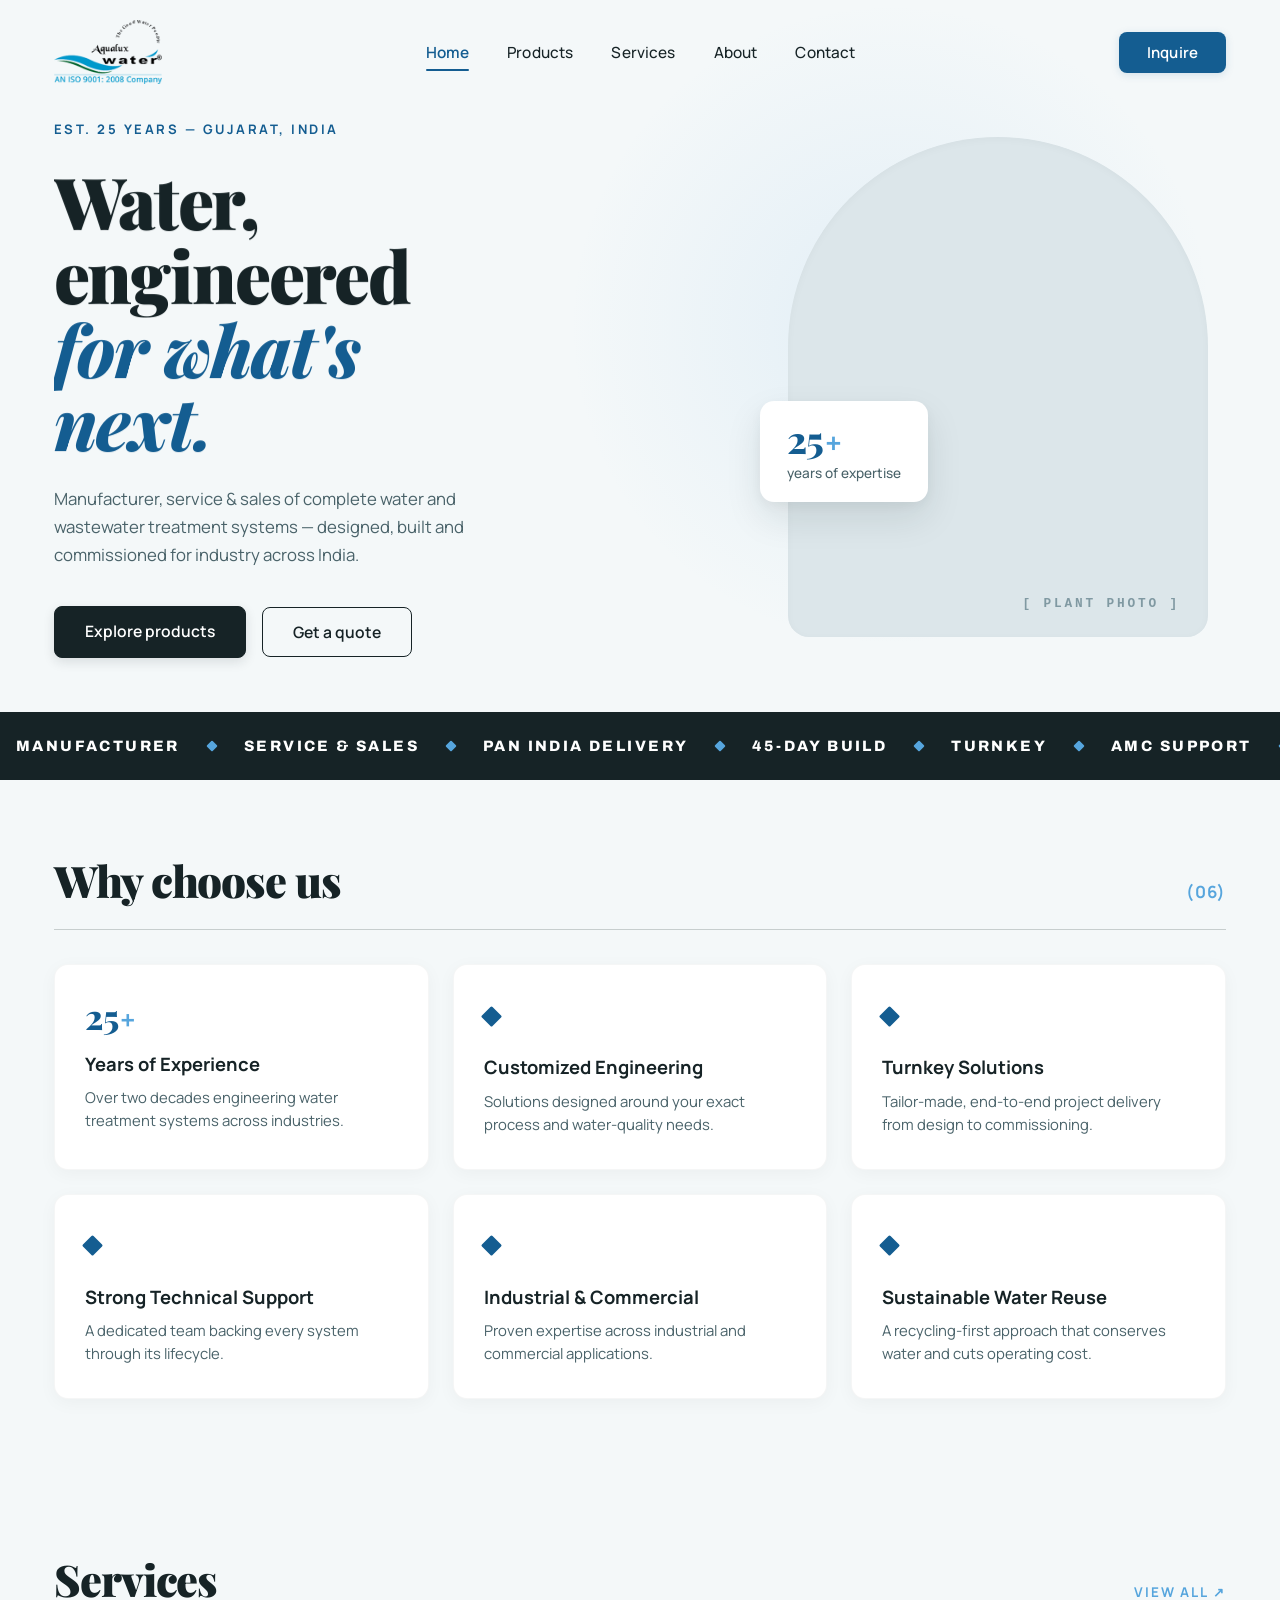
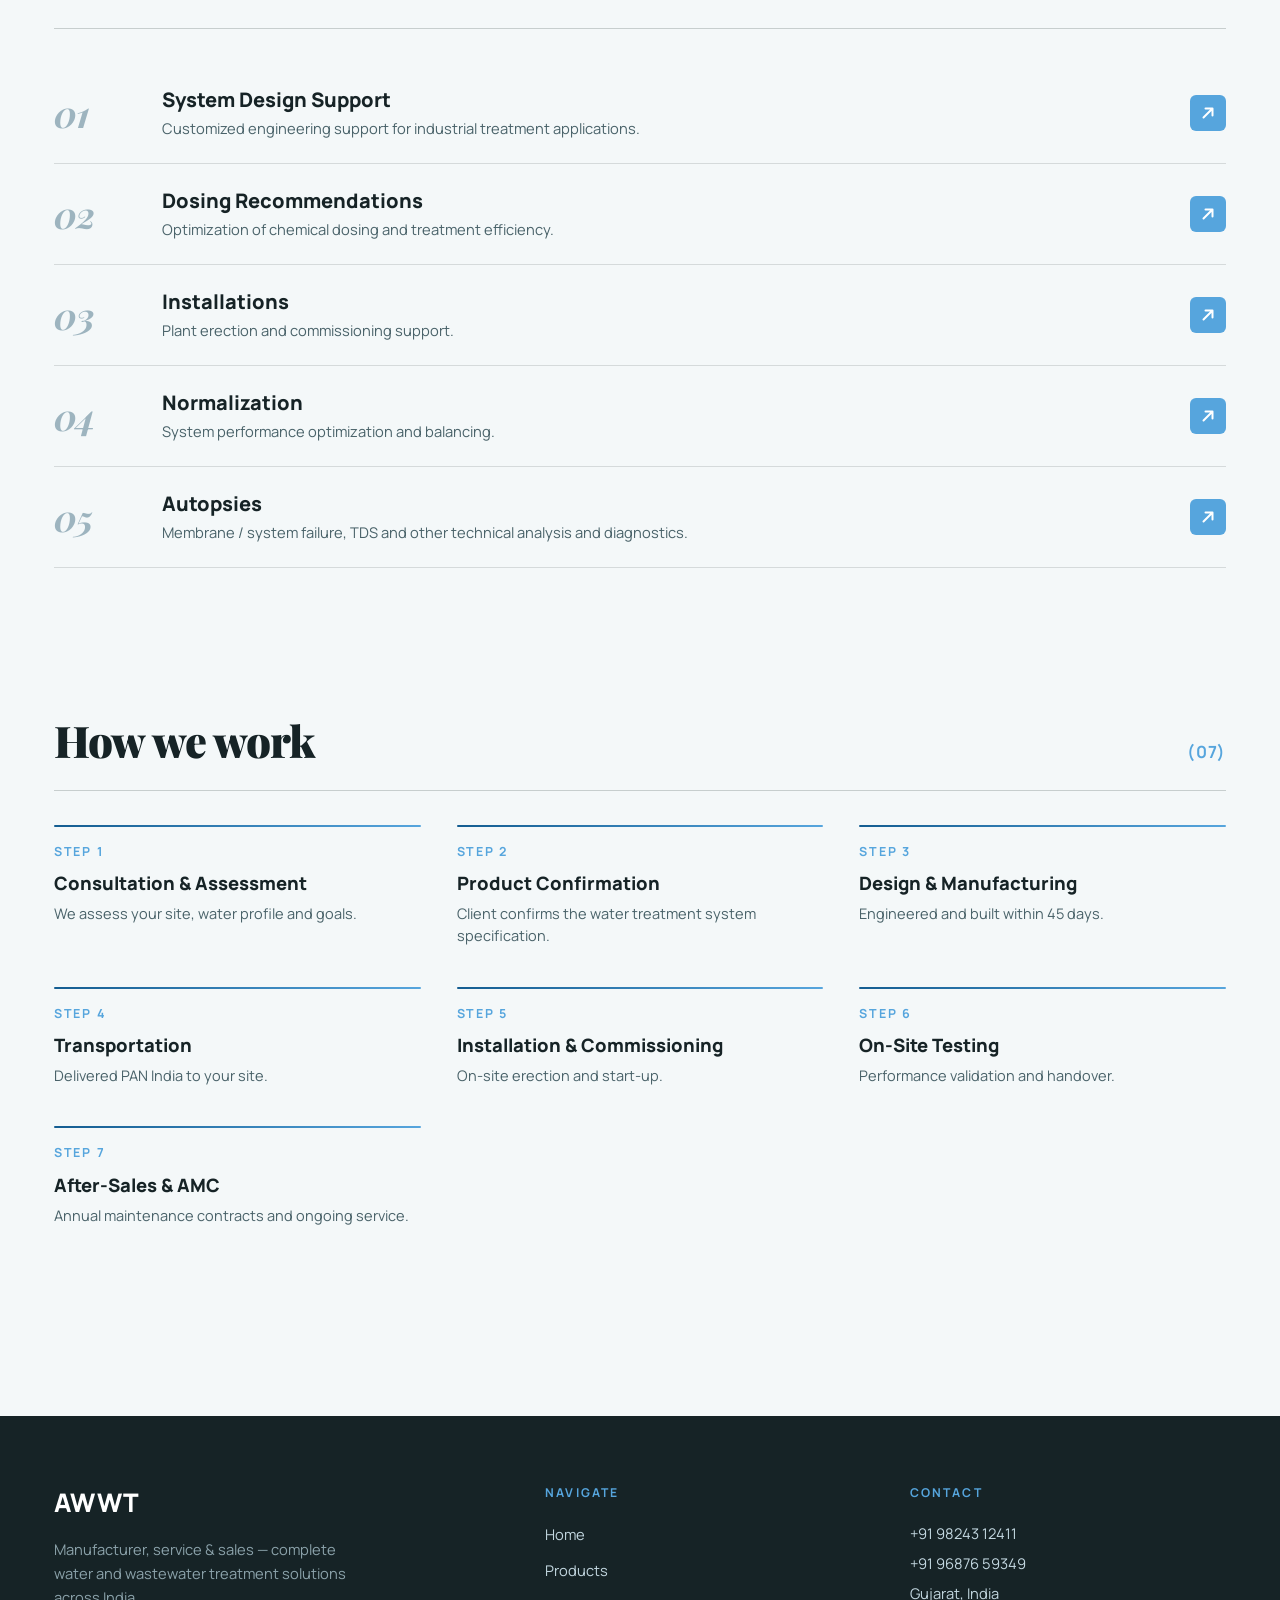
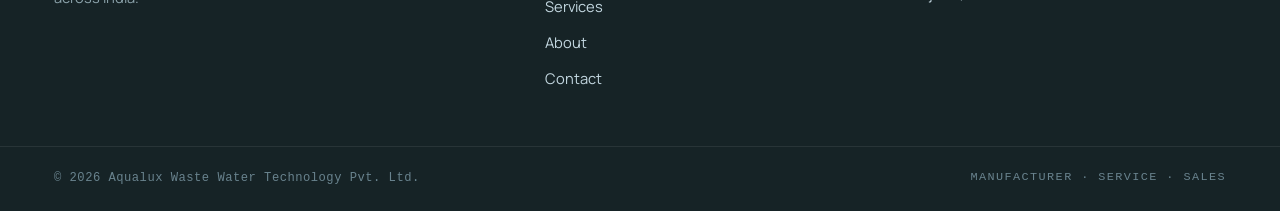
<file: index.html>
<!DOCTYPE html>
<html lang="en">
<head>
  <meta charset="UTF-8">
  <meta name="viewport" content="width=device-width, initial-scale=1.0">
  <title>Aqualux Water | Water, Engineered for What's Next</title>
  <meta name="description" content="Manufacturer, service & sales of complete water and wastewater treatment systems — designed, built and commissioned for industry across India.">
  
  <!-- Google Fonts: Playfair Display (Headings), Manrope (Body/UI), Archivo (Bottom Banner) -->
  <link rel="preconnect" href="https://fonts.googleapis.com">
  <link rel="preconnect" href="https://fonts.gstatic.com" crossorigin>
  <link href="https://fonts.googleapis.com/css2?family=Archivo:wght@700;800;900&family=Manrope:wght@400;500;600;700;800&family=Playfair+Display:ital,wght@0,700;0,800;0,900;1,700;1,800;1,900&display=swap" rel="stylesheet">
  
  <link rel="stylesheet" href="styles.css">
</head>
<body>
  <div class="page-wrapper">
    <!-- Header Navigation -->
    <header class="site-header">
      <div class="header-inner container">
        <!-- Logo -->
        <a href="#" class="brand-logo" aria-label="Aqualux Water Home">
          <img src="logo.png" alt="Aqualux Water - AN ISO 9001:2008 Company - The Good Water People" class="logo-img">
        </a>

        <!-- Desktop Navigation -->
        <nav class="main-nav" aria-label="Primary Navigation">
          <ul class="nav-list">
            <li class="nav-item"><a href="index.html" class="nav-link active">Home</a></li>
            <li class="nav-item"><a href="products.html" class="nav-link">Products</a></li>
            <li class="nav-item"><a href="services.html" class="nav-link">Services</a></li>
            <li class="nav-item"><a href="about.html" class="nav-link">About</a></li>
            <li class="nav-item"><a href="contact.html" class="nav-link">Contact</a></li>
          </ul>
        </nav>

        <!-- Header Action Button -->
        <div class="header-actions">
          <button class="btn btn-inquire" id="openInquireModal">Inquire</button>
          <!-- Mobile Menu Toggle Button -->
          <button class="mobile-toggle" id="mobileMenuToggle" aria-label="Toggle navigation menu" aria-expanded="false">
            <span class="bar"></span>
            <span class="bar"></span>
            <span class="bar"></span>
          </button>
        </div>
      </div>

      <!-- Mobile Dropdown Menu -->
      <div class="mobile-menu" id="mobileMenu">
        <ul class="mobile-nav-list">
          <li><a href="index.html" class="mobile-nav-link active">Home</a></li>
          <li><a href="products.html" class="mobile-nav-link">Products</a></li>
          <li><a href="services.html" class="mobile-nav-link">Services</a></li>
          <li><a href="about.html" class="mobile-nav-link">About</a></li>
          <li><a href="contact.html" class="mobile-nav-link">Contact</a></li>
          <li class="mobile-btn-wrap">
            <button class="btn btn-inquire btn-block" id="mobileInquireBtn">Inquire</button>
          </li>
        </ul>
      </div>
    </header>

    <!-- Main Hero Section -->
    <main class="hero-section">
      <div class="hero-container container">
        
        <!-- Left Hero Content -->
        <div class="hero-content">
          <div class="hero-eyebrow">
            <span class="eyebrow-text">EST. 25 YEARS — GUJARAT, INDIA</span>
          </div>

          <h1 class="hero-title" aria-label="Water, engineered for what's next.">
            <span class="title-line-mask">
              <span class="title-line-inner title-line-1" style="--line-delay: 0.12s;">Water,</span>
            </span>
            <span class="title-line-mask">
              <span class="title-line-inner title-line-2" style="--line-delay: 0.28s;">engineered</span>
            </span>
            <span class="title-line-mask">
              <span class="title-line-inner title-line-3 italic-accent" style="--line-delay: 0.44s;">for what's</span>
            </span>
            <span class="title-line-mask">
              <span class="title-line-inner title-line-4 italic-accent" style="--line-delay: 0.60s;">next.</span>
            </span>
          </h1>

          <p class="hero-description">
            Manufacturer, service &amp; sales of complete water and wastewater treatment systems &mdash; designed, built and commissioned for industry across India.
          </p>

          <div class="hero-cta-group">
            <a href="#products" class="btn btn-primary" id="exploreProductsBtn">Explore products</a>
            <button class="btn btn-outline" id="getQuoteBtn">Get a quote</button>
          </div>
        </div>

        <!-- Right Hero Visual / Arch Area (Reserved for plant photo) -->
        <div class="hero-visual">
          <div class="visual-arch-container">
            <div class="arch-shape" role="img" aria-label="Plant photo placeholder">
              <div class="arch-placeholder-content">
                <span class="placeholder-label">[ PLANT PHOTO ]</span>
              </div>
            </div>

            <!-- Floating 25+ Years Experience Badge -->
            <div class="floating-badge">
              <div class="badge-number">
                <span class="num">25</span><span class="plus">+</span>
              </div>
              <div class="badge-text">years of expertise</div>
            </div>
          </div>
        </div>

      </div>
    </main>

    <!-- Bottom Ticker / Feature Ribbon -->
    <div class="bottom-ribbon" aria-label="Key Highlights">
      <div class="ribbon-track-wrapper">
        <div class="ribbon-track">
          <!-- Ribbon Segment 1 -->
          <div class="ribbon-item"><span>MANUFACTURER</span></div>
          <div class="ribbon-divider"><span class="diamond-icon"></span></div>
          <div class="ribbon-item"><span>SERVICE &amp; SALES</span></div>
          <div class="ribbon-divider"><span class="diamond-icon"></span></div>
          <div class="ribbon-item"><span>PAN INDIA DELIVERY</span></div>
          <div class="ribbon-divider"><span class="diamond-icon"></span></div>
          <div class="ribbon-item"><span>45-DAY BUILD</span></div>
          <div class="ribbon-divider"><span class="diamond-icon"></span></div>
          <div class="ribbon-item"><span>TURNKEY</span></div>
          <div class="ribbon-divider"><span class="diamond-icon"></span></div>
          <div class="ribbon-item"><span>AMC SUPPORT</span></div>
          <div class="ribbon-divider"><span class="diamond-icon"></span></div>
          <div class="ribbon-item"><span>MANUFACTURER</span></div>
          <div class="ribbon-divider"><span class="diamond-icon"></span></div>

          <!-- Duplicate Segment for Seamless Marquee Loop -->
          <div class="ribbon-item"><span>MANUFACTURER</span></div>
          <div class="ribbon-divider"><span class="diamond-icon"></span></div>
          <div class="ribbon-item"><span>SERVICE &amp; SALES</span></div>
          <div class="ribbon-divider"><span class="diamond-icon"></span></div>
          <div class="ribbon-item"><span>PAN INDIA DELIVERY</span></div>
          <div class="ribbon-divider"><span class="diamond-icon"></span></div>
          <div class="ribbon-item"><span>45-DAY BUILD</span></div>
          <div class="ribbon-divider"><span class="diamond-icon"></span></div>
          <div class="ribbon-item"><span>TURNKEY</span></div>
          <div class="ribbon-divider"><span class="diamond-icon"></span></div>
          <div class="ribbon-item"><span>AMC SUPPORT</span></div>
          <div class="ribbon-divider"><span class="diamond-icon"></span></div>
          <div class="ribbon-item"><span>MANUFACTURER</span></div>
          <div class="ribbon-divider"><span class="diamond-icon"></span></div>
        </div>
      </div>
    </div>

    <!-- Why Choose Us Section -->
    <section class="why-choose-section" id="about">
      <div class="container">
        <!-- Section Header with Divider -->
        <div class="section-title-wrap">
          <div class="section-title-row">
            <h2 class="section-main-title">Why choose us</h2>
            <span class="section-count-badge">(06)</span>
          </div>
          <div class="section-divider-line"></div>
        </div>

        <!-- 6 Cards Grid -->
        <div class="why-choose-grid">
          <!-- Card 1 -->
          <div class="why-card">
            <div class="card-icon-badge">
              <span class="badge-num">25</span><span class="badge-plus">+</span>
            </div>
            <h3 class="why-card-title">Years of Experience</h3>
            <p class="why-card-desc">
              Over two decades engineering water treatment systems across industries.
            </p>
          </div>

          <!-- Card 2 -->
          <div class="why-card">
            <div class="card-icon-diamond">
              <span class="card-diamond-shape"></span>
            </div>
            <h3 class="why-card-title">Customized Engineering</h3>
            <p class="why-card-desc">
              Solutions designed around your exact process and water-quality needs.
            </p>
          </div>

          <!-- Card 3 -->
          <div class="why-card">
            <div class="card-icon-diamond">
              <span class="card-diamond-shape"></span>
            </div>
            <h3 class="why-card-title">Turnkey Solutions</h3>
            <p class="why-card-desc">
              Tailor-made, end-to-end project delivery from design to commissioning.
            </p>
          </div>

          <!-- Card 4 -->
          <div class="why-card">
            <div class="card-icon-diamond">
              <span class="card-diamond-shape"></span>
            </div>
            <h3 class="why-card-title">Strong Technical Support</h3>
            <p class="why-card-desc">
              A dedicated team backing every system through its lifecycle.
            </p>
          </div>

          <!-- Card 5 -->
          <div class="why-card">
            <div class="card-icon-diamond">
              <span class="card-diamond-shape"></span>
            </div>
            <h3 class="why-card-title">Industrial &amp; Commercial</h3>
            <p class="why-card-desc">
              Proven expertise across industrial and commercial applications.
            </p>
          </div>

          <!-- Card 6 -->
          <div class="why-card">
            <div class="card-icon-diamond">
              <span class="card-diamond-shape"></span>
            </div>
            <h3 class="why-card-title">Sustainable Water Reuse</h3>
            <p class="why-card-desc">
              A recycling-first approach that conserves water and cuts operating cost.
            </p>
          </div>
        </div>
      </div>
    </section>

    <!-- Services Section -->
    <section class="services-section" id="services">
      <div class="container">
        <!-- Section Header with Link -->
        <div class="section-title-wrap">
          <div class="section-title-row">
            <h2 class="section-main-title">Services</h2>
            <a href="#services" class="view-all-link">VIEW ALL <span class="arrow-up-right">&#x2197;</span></a>
          </div>
          <div class="section-divider-line"></div>
        </div>

        <!-- Services List (01 - 05) -->
        <div class="services-list">
          <!-- Service Item 01 -->
          <div class="service-row-item">
            <div class="service-num">01</div>
            <div class="service-info">
              <h3 class="service-title">System Design Support</h3>
              <p class="service-desc">Customized engineering support for industrial treatment applications.</p>
            </div>
            <div class="service-action">
              <button class="service-arrow-btn" aria-label="Learn more about System Design Support">
                <svg width="14" height="14" viewBox="0 0 14 14" fill="none" xmlns="http://www.w3.org/2000/svg">
                  <path d="M2.5 11.5L11.5 2.5M11.5 2.5H4.5M11.5 2.5V9.5" stroke="currentColor" stroke-width="2" stroke-linecap="round" stroke-linejoin="round"/>
                </svg>
              </button>
            </div>
          </div>

          <!-- Service Item 02 -->
          <div class="service-row-item">
            <div class="service-num">02</div>
            <div class="service-info">
              <h3 class="service-title">Dosing Recommendations</h3>
              <p class="service-desc">Optimization of chemical dosing and treatment efficiency.</p>
            </div>
            <div class="service-action">
              <button class="service-arrow-btn" aria-label="Learn more about Dosing Recommendations">
                <svg width="14" height="14" viewBox="0 0 14 14" fill="none" xmlns="http://www.w3.org/2000/svg">
                  <path d="M2.5 11.5L11.5 2.5M11.5 2.5H4.5M11.5 2.5V9.5" stroke="currentColor" stroke-width="2" stroke-linecap="round" stroke-linejoin="round"/>
                </svg>
              </button>
            </div>
          </div>

          <!-- Service Item 03 -->
          <div class="service-row-item">
            <div class="service-num">03</div>
            <div class="service-info">
              <h3 class="service-title">Installations</h3>
              <p class="service-desc">Plant erection and commissioning support.</p>
            </div>
            <div class="service-action">
              <button class="service-arrow-btn" aria-label="Learn more about Installations">
                <svg width="14" height="14" viewBox="0 0 14 14" fill="none" xmlns="http://www.w3.org/2000/svg">
                  <path d="M2.5 11.5L11.5 2.5M11.5 2.5H4.5M11.5 2.5V9.5" stroke="currentColor" stroke-width="2" stroke-linecap="round" stroke-linejoin="round"/>
                </svg>
              </button>
            </div>
          </div>

          <!-- Service Item 04 -->
          <div class="service-row-item">
            <div class="service-num">04</div>
            <div class="service-info">
              <h3 class="service-title">Normalization</h3>
              <p class="service-desc">System performance optimization and balancing.</p>
            </div>
            <div class="service-action">
              <button class="service-arrow-btn" aria-label="Learn more about Normalization">
                <svg width="14" height="14" viewBox="0 0 14 14" fill="none" xmlns="http://www.w3.org/2000/svg">
                  <path d="M2.5 11.5L11.5 2.5M11.5 2.5H4.5M11.5 2.5V9.5" stroke="currentColor" stroke-width="2" stroke-linecap="round" stroke-linejoin="round"/>
                </svg>
              </button>
            </div>
          </div>

          <!-- Service Item 05 -->
          <div class="service-row-item">
            <div class="service-num">05</div>
            <div class="service-info">
              <h3 class="service-title">Autopsies</h3>
              <p class="service-desc">Membrane / system failure, TDS and other technical analysis and diagnostics.</p>
            </div>
            <div class="service-action">
              <button class="service-arrow-btn" aria-label="Learn more about Autopsies">
                <svg width="14" height="14" viewBox="0 0 14 14" fill="none" xmlns="http://www.w3.org/2000/svg">
                  <path d="M2.5 11.5L11.5 2.5M11.5 2.5H4.5M11.5 2.5V9.5" stroke="currentColor" stroke-width="2" stroke-linecap="round" stroke-linejoin="round"/>
                </svg>
              </button>
            </div>
          </div>
        </div>
      </div>
    </section>

    <!-- How We Work Section -->
    <section class="how-we-work-section" id="how-we-work">
      <div class="container">
        <!-- Section Header -->
        <div class="section-title-wrap">
          <div class="section-title-row">
            <h2 class="section-main-title">How we work</h2>
            <span class="section-count-badge">(07)</span>
          </div>
          <div class="section-divider-line"></div>
        </div>

        <!-- 7 Steps Grid with Jitter Animated Feature List -->
        <div class="steps-grid" id="howWeWorkGrid">
          <!-- Step 1 -->
          <div class="step-card" style="--step-i: 1;">
            <div class="step-line"></div>
            <span class="step-label">STEP 1</span>
            <h3 class="step-title">Consultation &amp; Assessment</h3>
            <p class="step-desc">We assess your site, water profile and goals.</p>
          </div>

          <!-- Step 2 -->
          <div class="step-card" style="--step-i: 2;">
            <div class="step-line"></div>
            <span class="step-label">STEP 2</span>
            <h3 class="step-title">Product Confirmation</h3>
            <p class="step-desc">Client confirms the water treatment system specification.</p>
          </div>

          <!-- Step 3 -->
          <div class="step-card" style="--step-i: 3;">
            <div class="step-line"></div>
            <span class="step-label">STEP 3</span>
            <h3 class="step-title">Design &amp; Manufacturing</h3>
            <p class="step-desc">Engineered and built within 45 days.</p>
          </div>

          <!-- Step 4 -->
          <div class="step-card" style="--step-i: 4;">
            <div class="step-line"></div>
            <span class="step-label">STEP 4</span>
            <h3 class="step-title">Transportation</h3>
            <p class="step-desc">Delivered PAN India to your site.</p>
          </div>

          <!-- Step 5 -->
          <div class="step-card" style="--step-i: 5;">
            <div class="step-line"></div>
            <span class="step-label">STEP 5</span>
            <h3 class="step-title">Installation &amp; Commissioning</h3>
            <p class="step-desc">On-site erection and start-up.</p>
          </div>

          <!-- Step 6 -->
          <div class="step-card" style="--step-i: 6;">
            <div class="step-line"></div>
            <span class="step-label">STEP 6</span>
            <h3 class="step-title">On-Site Testing</h3>
            <p class="step-desc">Performance validation and handover.</p>
          </div>

          <!-- Step 7 -->
          <div class="step-card" style="--step-i: 7;">
            <div class="step-line"></div>
            <span class="step-label">STEP 7</span>
            <h3 class="step-title">After-Sales &amp; AMC</h3>
            <p class="step-desc">Annual maintenance contracts and ongoing service.</p>
          </div>
        </div>
      </div>
    </section>

    <!-- Main Footer -->
    <footer class="site-footer" id="contact">
      <div class="container">
        <!-- Footer Main Content -->
        <div class="footer-main-grid">
          <!-- Column 1: Brand -->
          <div class="footer-col footer-col-brand">
            <h3 class="footer-brand-title">AWWT</h3>
            <p class="footer-brand-desc">
              Manufacturer, service &amp; sales — complete water and wastewater treatment solutions across India.
            </p>
          </div>

          <!-- Column 2: Navigate -->
          <div class="footer-col footer-col-nav">
            <h4 class="footer-heading">NAVIGATE</h4>
            <ul class="footer-links">
              <li><a href="index.html">Home</a></li>
              <li><a href="products.html">Products</a></li>
              <li><a href="services.html">Services</a></li>
              <li><a href="about.html">About</a></li>
              <li><a href="contact.html">Contact</a></li>
            </ul>
          </div>

          <!-- Column 3: Contact -->
          <div class="footer-col footer-col-contact">
            <h4 class="footer-heading">CONTACT</h4>
            <div class="footer-contact-info">
              <p><a href="tel:+919824312411">+91 98243 12411</a></p>
              <p><a href="tel:+919687659349">+91 96876 59349</a></p>
              <p>Gujarat, India</p>
            </div>
          </div>
        </div>
      </div>

      <!-- Footer Bottom Bar -->
      <div class="footer-bottom-bar">
        <div class="container footer-bottom-inner">
          <p class="footer-copyright">&copy; 2026 Aqualux Waste Water Technology Pvt. Ltd.</p>
          <p class="footer-tagline">MANUFACTURER &middot; SERVICE &middot; SALES</p>
        </div>
      </div>
    </footer>
  </div>

  <!-- Interactive Inquire / Quote Modal -->
  <div class="modal-backdrop" id="inquireModal" aria-hidden="true" role="dialog" aria-labelledby="modalTitle">
    <div class="modal-card">
      <button class="modal-close" id="closeModalBtn" aria-label="Close dialog">&times;</button>
      <div class="modal-header">
        <span class="modal-badge">Aqualux Water Solutions</span>
        <h2 id="modalTitle" class="modal-title">Request a Plant Consultation &amp; Quote</h2>
        <p class="modal-subtitle">Direct engineering advisory for industrial water &amp; wastewater treatment systems across India.</p>
      </div>
      <form class="modal-form" id="inquireForm" onsubmit="event.preventDefault(); submitInquiry();">
        <div class="form-row">
          <div class="form-group">
            <label for="fullName">Full Name</label>
            <input type="text" id="fullName" placeholder="e.g. Rajesh Patel" required>
          </div>
          <div class="form-group">
            <label for="companyName">Company / Industry</label>
            <input type="text" id="companyName" placeholder="e.g. Pharmaceutical / Textile Plant" required>
          </div>
        </div>

        <div class="form-row">
          <div class="form-group">
            <label for="emailAddr">Work Email</label>
            <input type="email" id="emailAddr" placeholder="name@company.com" required>
          </div>
          <div class="form-group">
            <label for="phoneNum">Phone Number</label>
            <input type="tel" id="phoneNum" placeholder="+91 98765 43210" required>
          </div>
        </div>

        <div class="form-group">
          <label for="plantType">System Required</label>
          <select id="plantType" required>
            <option value="" disabled selected>Select water treatment solution...</option>
            <option value="ro">Industrial Reverse Osmosis (RO) Plant</option>
            <option value="etp">Effluent Treatment Plant (ETP)</option>
            <option value="stp">Sewage Treatment Plant (STP)</option>
            <option value="dm">DM &amp; Water Softening Plant</option>
            <option value="zld">Zero Liquid Discharge (ZLD) System</option>
            <option value="amc">Plant AMC &amp; Maintenance Services</option>
          </select>
        </div>

        <div class="form-group">
          <label for="capacity">Required Capacity (e.g. 5,000 LPH / 100 KLD)</label>
          <input type="text" id="capacity" placeholder="e.g. 10,000 LPH or 50 KLD">
        </div>

        <div class="modal-actions">
          <button type="submit" class="btn btn-primary btn-block">Submit Inquiry</button>
        </div>
      </form>
      <div class="modal-success-msg" id="modalSuccess">
        <div class="success-icon">&#10003;</div>
        <h3>Inquiry Received!</h3>
        <p>Our engineering team in Gujarat will contact you within 24 hours.</p>
      </div>
    </div>
  </div>

  <script src="script.js"></script>
</body>
</html>
</file>
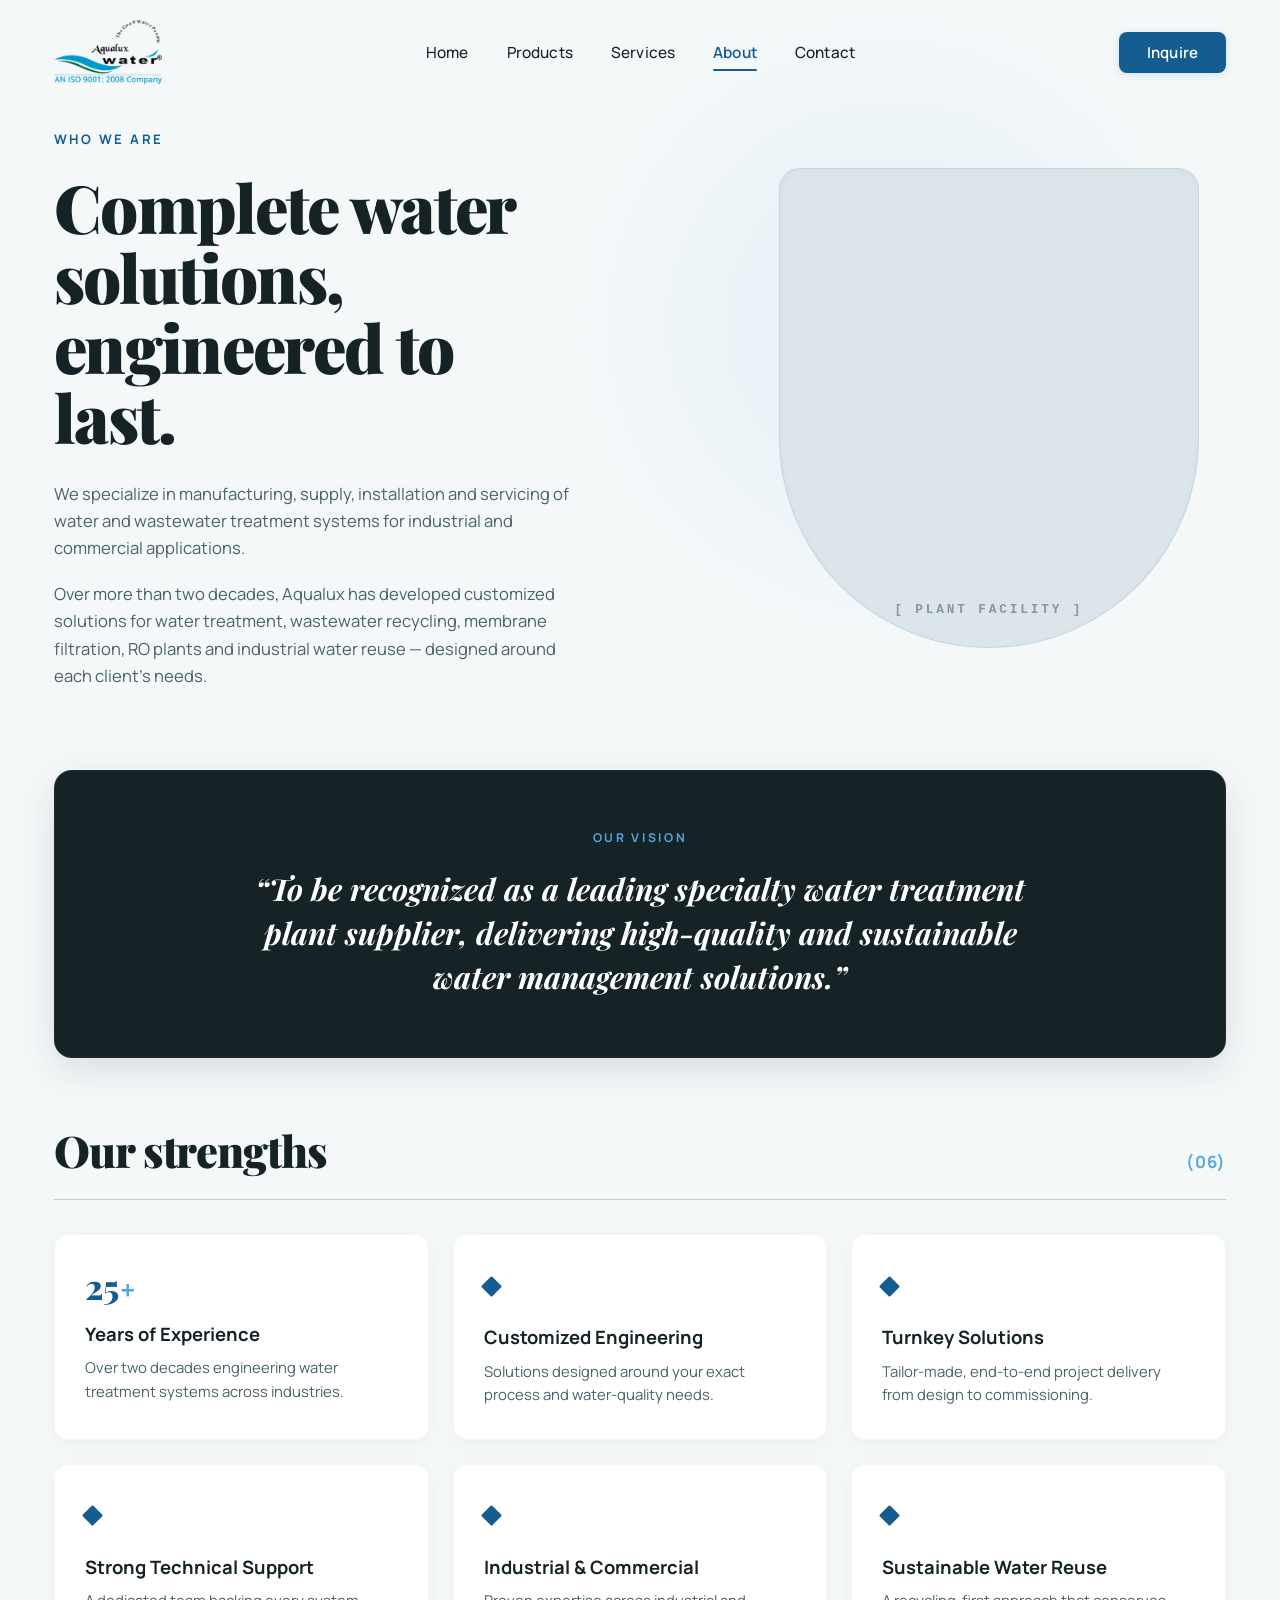
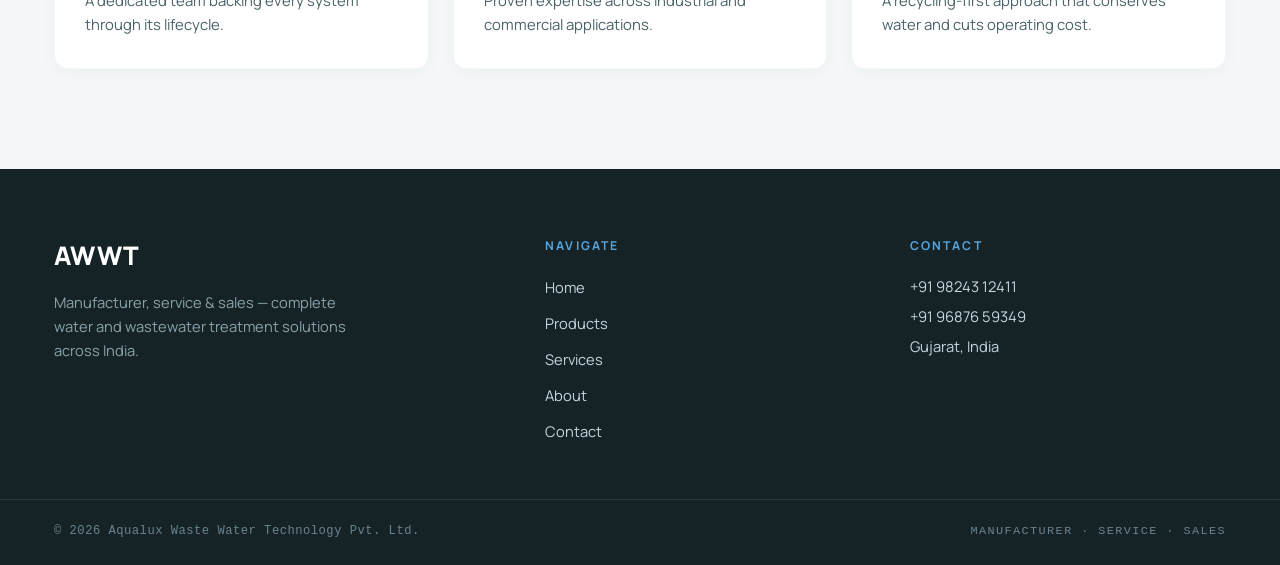
<file: about.html>
<!DOCTYPE html>
<html lang="en">
<head>
  <meta charset="UTF-8">
  <meta name="viewport" content="width=device-width, initial-scale=1.0">
  <title>About Us | Aqualux Water</title>
  <meta name="description" content="Learn about Aqualux Water — over 25 years of engineering excellence in complete water and wastewater treatment systems across India.">
  
  <!-- Google Fonts: Playfair Display (Headings), Manrope (Body/UI), Archivo (Banner) -->
  <link rel="preconnect" href="https://fonts.googleapis.com">
  <link rel="preconnect" href="https://fonts.gstatic.com" crossorigin>
  <link href="https://fonts.googleapis.com/css2?family=Archivo:wght@700;800;900&family=Manrope:wght@400;500;600;700;800&family=Playfair+Display:ital,wght@0,700;0,800;0,900;1,700;1,800;1,900&display=swap" rel="stylesheet">
  
  <link rel="stylesheet" href="styles.css">
</head>
<body>
  <div class="page-wrapper">
    <!-- Header Navigation -->
    <header class="site-header">
      <div class="header-inner container">
        <!-- Logo -->
        <a href="index.html" class="brand-logo" aria-label="Aqualux Water Home">
          <img src="logo.png" alt="Aqualux Water - AN ISO 9001:2008 Company - The Good Water People" class="logo-img">
        </a>

        <!-- Desktop Navigation (About is active) -->
        <nav class="main-nav" aria-label="Primary Navigation">
          <ul class="nav-list">
            <li class="nav-item"><a href="index.html" class="nav-link">Home</a></li>
            <li class="nav-item"><a href="products.html" class="nav-link">Products</a></li>
            <li class="nav-item"><a href="services.html" class="nav-link">Services</a></li>
            <li class="nav-item"><a href="about.html" class="nav-link active">About</a></li>
            <li class="nav-item"><a href="contact.html" class="nav-link">Contact</a></li>
          </ul>
        </nav>

        <!-- Header Action Button -->
        <div class="header-actions">
          <button class="btn btn-inquire" id="openInquireModal">Inquire</button>
          <!-- Mobile Menu Toggle Button -->
          <button class="mobile-toggle" id="mobileMenuToggle" aria-label="Toggle navigation menu" aria-expanded="false">
            <span class="bar"></span>
            <span class="bar"></span>
            <span class="bar"></span>
          </button>
        </div>
      </div>

      <!-- Mobile Dropdown Menu -->
      <div class="mobile-menu" id="mobileMenu">
        <ul class="mobile-nav-list">
          <li><a href="index.html" class="mobile-nav-link">Home</a></li>
          <li><a href="products.html" class="mobile-nav-link">Products</a></li>
          <li><a href="services.html" class="mobile-nav-link">Services</a></li>
          <li><a href="about.html" class="mobile-nav-link active">About</a></li>
          <li><a href="contact.html" class="mobile-nav-link">Contact</a></li>
          <li class="mobile-btn-wrap">
            <button class="btn btn-inquire btn-block" id="mobileInquireBtn">Inquire</button>
          </li>
        </ul>
      </div>
    </header>

    <!-- Main About Page Content -->
    <main class="about-page-main">
      
      <!-- Section 1: Who We Are Hero -->
      <section class="about-hero-section">
        <div class="container about-hero-container">
          <!-- Left Column: Who We Are Content -->
          <div class="about-hero-content">
            <div class="about-eyebrow">
              <span class="eyebrow-text">WHO WE ARE</span>
            </div>

            <h1 class="about-hero-title">
              <span class="about-title-line">Complete water</span>
              <span class="about-title-line">solutions, <span class="italic-accent">engineered to</span></span>
              <span class="about-title-line italic-accent">last.</span>
            </h1>

            <div class="about-hero-paragraphs">
              <p class="about-desc-p">
                We specialize in manufacturing, supply, installation and servicing of water and wastewater treatment systems for industrial and commercial applications.
              </p>
              <p class="about-desc-p">
                Over more than two decades, Aqualux has developed customized solutions for water treatment, wastewater recycling, membrane filtration, RO plants and industrial water reuse &mdash; designed around each client's needs.
              </p>
            </div>
          </div>

          <!-- Right Column: Visual Arch Shape -->
          <div class="about-hero-visual">
            <div class="about-arch-shape" role="img" aria-label="Aqualux plant facilities visual placeholder">
              <span class="about-placeholder-label">[ PLANT FACILITY ]</span>
            </div>
          </div>
        </div>
      </section>

      <!-- Section 2: Our Vision Banner -->
      <section class="vision-section">
        <div class="container">
          <div class="vision-card">
            <span class="vision-label">OUR VISION</span>
            <blockquote class="vision-quote">
              &ldquo;To be recognized as a leading specialty water treatment plant supplier, delivering high-quality and sustainable water management solutions.&rdquo;
            </blockquote>
          </div>
        </div>
      </section>

      <!-- Section 3: Our Strengths Grid -->
      <section class="our-strengths-section">
        <div class="container">
          <!-- Section Header with Divider -->
          <div class="section-title-wrap">
            <div class="section-title-row">
              <h2 class="section-main-title">Our strengths</h2>
              <span class="section-count-badge">(06)</span>
            </div>
            <div class="section-divider-line"></div>
          </div>

          <!-- 6 Cards Grid -->
          <div class="why-choose-grid">
            <!-- Card 1 -->
            <div class="why-card">
              <div class="card-icon-badge">
                <span class="badge-num">25</span><span class="badge-plus">+</span>
              </div>
              <h3 class="why-card-title">Years of Experience</h3>
              <p class="why-card-desc">
                Over two decades engineering water treatment systems across industries.
              </p>
            </div>

            <!-- Card 2 -->
            <div class="why-card">
              <div class="card-icon-diamond">
                <span class="card-diamond-shape"></span>
              </div>
              <h3 class="why-card-title">Customized Engineering</h3>
              <p class="why-card-desc">
                Solutions designed around your exact process and water-quality needs.
              </p>
            </div>

            <!-- Card 3 -->
            <div class="why-card">
              <div class="card-icon-diamond">
                <span class="card-diamond-shape"></span>
              </div>
              <h3 class="why-card-title">Turnkey Solutions</h3>
              <p class="why-card-desc">
                Tailor-made, end-to-end project delivery from design to commissioning.
              </p>
            </div>

            <!-- Card 4 -->
            <div class="why-card">
              <div class="card-icon-diamond">
                <span class="card-diamond-shape"></span>
              </div>
              <h3 class="why-card-title">Strong Technical Support</h3>
              <p class="why-card-desc">
                A dedicated team backing every system through its lifecycle.
              </p>
            </div>

            <!-- Card 5 -->
            <div class="why-card">
              <div class="card-icon-diamond">
                <span class="card-diamond-shape"></span>
              </div>
              <h3 class="why-card-title">Industrial &amp; Commercial</h3>
              <p class="why-card-desc">
                Proven expertise across industrial and commercial applications.
              </p>
            </div>

            <!-- Card 6 -->
            <div class="why-card">
              <div class="card-icon-diamond">
                <span class="card-diamond-shape"></span>
              </div>
              <h3 class="why-card-title">Sustainable Water Reuse</h3>
              <p class="why-card-desc">
                A recycling-first approach that conserves water and cuts operating cost.
              </p>
            </div>
          </div>
        </div>
      </section>

    </main>

    <!-- Main Footer -->
    <footer class="site-footer" id="contact">
      <div class="container">
        <!-- Footer Main Content -->
        <div class="footer-main-grid">
          <!-- Column 1: Brand -->
          <div class="footer-col footer-col-brand">
            <h3 class="footer-brand-title">AWWT</h3>
            <p class="footer-brand-desc">
              Manufacturer, service &amp; sales — complete water and wastewater treatment solutions across India.
            </p>
          </div>

          <!-- Column 2: Navigate -->
          <div class="footer-col footer-col-nav">
            <h4 class="footer-heading">NAVIGATE</h4>
            <ul class="footer-links">
              <li><a href="index.html">Home</a></li>
              <li><a href="products.html">Products</a></li>
              <li><a href="services.html">Services</a></li>
              <li><a href="about.html">About</a></li>
              <li><a href="contact.html">Contact</a></li>
            </ul>
          </div>

          <!-- Column 3: Contact -->
          <div class="footer-col footer-col-contact">
            <h4 class="footer-heading">CONTACT</h4>
            <div class="footer-contact-info">
              <p><a href="tel:+919824312411">+91 98243 12411</a></p>
              <p><a href="tel:+919687659349">+91 96876 59349</a></p>
              <p>Gujarat, India</p>
            </div>
          </div>
        </div>
      </div>

      <!-- Footer Bottom Bar -->
      <div class="footer-bottom-bar">
        <div class="container footer-bottom-inner">
          <p class="footer-copyright">&copy; 2026 Aqualux Waste Water Technology Pvt. Ltd.</p>
          <p class="footer-tagline">MANUFACTURER &middot; SERVICE &middot; SALES</p>
        </div>
      </div>
    </footer>
  </div>

  <!-- Interactive Inquire Modal -->
  <div class="modal-backdrop" id="inquireModal" aria-hidden="true" role="dialog" aria-labelledby="modalTitle">
    <div class="modal-card">
      <button class="modal-close" id="closeModalBtn" aria-label="Close dialog">&times;</button>
      <div class="modal-header">
        <span class="modal-badge">Aqualux Water Solutions</span>
        <h2 id="modalTitle" class="modal-title">Request a Plant Consultation &amp; Quote</h2>
        <p class="modal-subtitle">Direct engineering advisory for industrial water &amp; wastewater treatment systems across India.</p>
      </div>
      <form class="modal-form" id="inquireForm" onsubmit="event.preventDefault(); submitInquiry();">
        <div class="form-row">
          <div class="form-group">
            <label for="fullName">Full Name</label>
            <input type="text" id="fullName" placeholder="e.g. Rajesh Patel" required>
          </div>
          <div class="form-group">
            <label for="companyName">Company / Industry</label>
            <input type="text" id="companyName" placeholder="e.g. Pharmaceutical / Textile Plant" required>
          </div>
        </div>

        <div class="form-row">
          <div class="form-group">
            <label for="emailAddr">Work Email</label>
            <input type="email" id="emailAddr" placeholder="name@company.com" required>
          </div>
          <div class="form-group">
            <label for="phoneNum">Phone Number</label>
            <input type="tel" id="phoneNum" placeholder="+91 98765 43210" required>
          </div>
        </div>

        <div class="form-group">
          <label for="plantType">System Required</label>
          <select id="plantType" required>
            <option value="" disabled selected>Select water treatment solution...</option>
            <option value="ro">Industrial Reverse Osmosis (RO) Plant</option>
            <option value="etp">Effluent Treatment Plant (ETP)</option>
            <option value="stp">Sewage Treatment Plant (STP)</option>
            <option value="dm">DM &amp; Water Softening Plant</option>
            <option value="zld">Zero Liquid Discharge (ZLD) System</option>
            <option value="amc">Plant AMC &amp; Maintenance Services</option>
          </select>
        </div>

        <div class="form-group">
          <label for="capacity">Required Capacity (e.g. 5,000 LPH / 100 KLD)</label>
          <input type="text" id="capacity" placeholder="e.g. 10,000 LPH or 50 KLD">
        </div>

        <div class="modal-actions">
          <button type="submit" class="btn btn-primary btn-block">Submit Inquiry</button>
        </div>
      </form>
      <div class="modal-success-msg" id="modalSuccess">
        <div class="success-icon">&#10003;</div>
        <h3>Inquiry Received!</h3>
        <p>Our engineering team in Gujarat will contact you within 24 hours.</p>
      </div>
    </div>
  </div>

  <script src="script.js"></script>
</body>
</html>
</file>
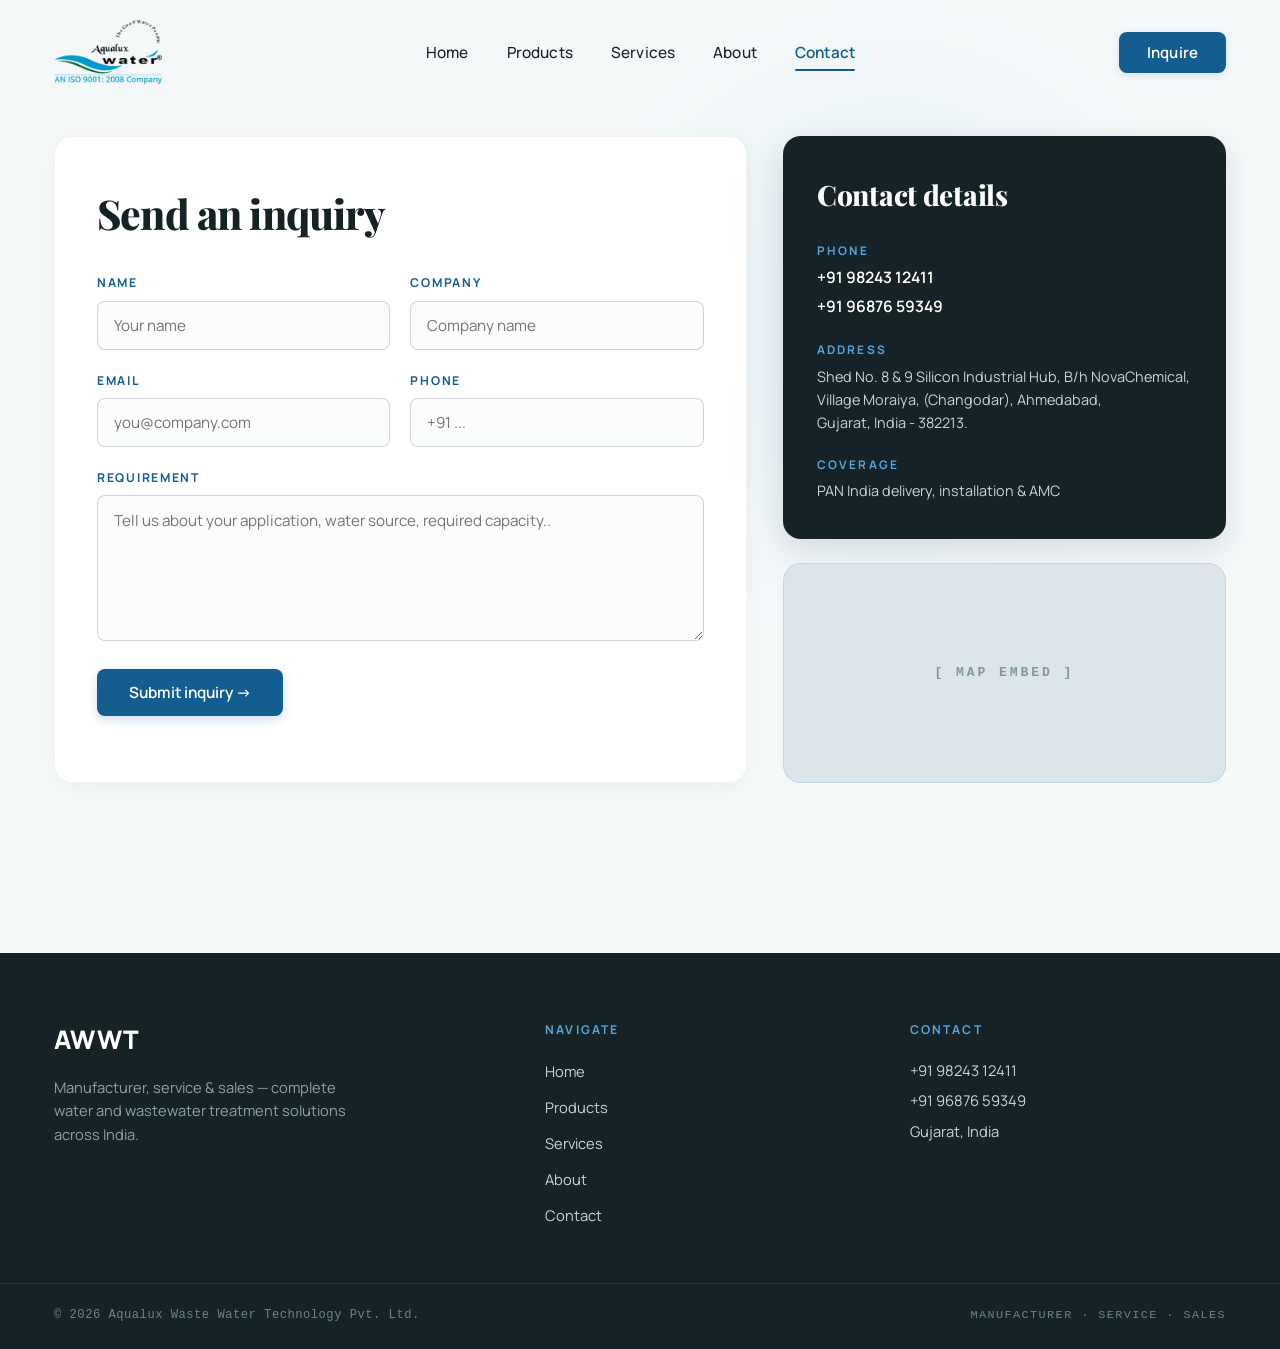
<file: contact.html>
<!DOCTYPE html>
<html lang="en">
<head>
  <meta charset="UTF-8">
  <meta name="viewport" content="width=device-width, initial-scale=1.0">
  <title>Contact Us | Aqualux Water</title>
  <meta name="description" content="Get in touch with Aqualux Water for industrial water & wastewater treatment systems, plant design, quotations, and service across India.">
  
  <!-- Google Fonts: Playfair Display (Headings), Manrope (Body/UI), Archivo (Banner) -->
  <link rel="preconnect" href="https://fonts.googleapis.com">
  <link rel="preconnect" href="https://fonts.gstatic.com" crossorigin>
  <link href="https://fonts.googleapis.com/css2?family=Archivo:wght@700;800;900&family=Manrope:wght@400;500;600;700;800&family=Playfair+Display:ital,wght@0,700;0,800;0,900;1,700;1,800;1,900&display=swap" rel="stylesheet">
  
  <link rel="stylesheet" href="styles.css">
</head>
<body>
  <div class="page-wrapper">
    <!-- Header Navigation -->
    <header class="site-header">
      <div class="header-inner container">
        <!-- Logo -->
        <a href="index.html" class="brand-logo" aria-label="Aqualux Water Home">
          <img src="logo.png" alt="Aqualux Water - AN ISO 9001:2008 Company - The Good Water People" class="logo-img">
        </a>

        <!-- Desktop Navigation (Contact is active) -->
        <nav class="main-nav" aria-label="Primary Navigation">
          <ul class="nav-list">
            <li class="nav-item"><a href="index.html" class="nav-link">Home</a></li>
            <li class="nav-item"><a href="products.html" class="nav-link">Products</a></li>
            <li class="nav-item"><a href="services.html" class="nav-link">Services</a></li>
            <li class="nav-item"><a href="about.html" class="nav-link">About</a></li>
            <li class="nav-item"><a href="contact.html" class="nav-link active">Contact</a></li>
          </ul>
        </nav>

        <!-- Header Action Button -->
        <div class="header-actions">
          <button class="btn btn-inquire" id="openInquireModal">Inquire</button>
          <!-- Mobile Menu Toggle Button -->
          <button class="mobile-toggle" id="mobileMenuToggle" aria-label="Toggle navigation menu" aria-expanded="false">
            <span class="bar"></span>
            <span class="bar"></span>
            <span class="bar"></span>
          </button>
        </div>
      </div>

      <!-- Mobile Dropdown Menu -->
      <div class="mobile-menu" id="mobileMenu">
        <ul class="mobile-nav-list">
          <li><a href="index.html" class="mobile-nav-link">Home</a></li>
          <li><a href="products.html" class="mobile-nav-link">Products</a></li>
          <li><a href="services.html" class="mobile-nav-link">Services</a></li>
          <li><a href="about.html" class="mobile-nav-link">About</a></li>
          <li><a href="contact.html" class="mobile-nav-link active">Contact</a></li>
          <li class="mobile-btn-wrap">
            <button class="btn btn-inquire btn-block" id="mobileInquireBtn">Inquire</button>
          </li>
        </ul>
      </div>
    </header>

    <!-- Main Contact Page Content -->
    <main class="contact-page-main">
      <div class="container contact-grid-container">
        
        <!-- Left Column: Send an inquiry Card -->
        <div class="contact-form-card">
          <h1 class="contact-form-title">Send an inquiry</h1>
          
          <form class="contact-page-form" id="contactPageForm" onsubmit="event.preventDefault(); submitContactPageForm();">
            <div class="contact-form-row">
              <div class="contact-field-group">
                <label for="contactName">NAME</label>
                <input type="text" id="contactName" placeholder="Your name" required>
              </div>
              <div class="contact-field-group">
                <label for="contactCompany">COMPANY</label>
                <input type="text" id="contactCompany" placeholder="Company name" required>
              </div>
            </div>

            <div class="contact-form-row">
              <div class="contact-field-group">
                <label for="contactEmail">EMAIL</label>
                <input type="email" id="contactEmail" placeholder="you@company.com" required>
              </div>
              <div class="contact-field-group">
                <label for="contactPhone">PHONE</label>
                <input type="tel" id="contactPhone" placeholder="+91 ..." required>
              </div>
            </div>

            <div class="contact-field-group full-width">
              <label for="contactRequirement">REQUIREMENT</label>
              <textarea id="contactRequirement" rows="5" placeholder="Tell us about your application, water source, required capacity.." required></textarea>
            </div>

            <div class="contact-form-submit-wrap">
              <button type="submit" class="btn btn-inquire-submit" id="contactSubmitBtn">
                <span>Submit inquiry &rarr;</span>
              </button>
            </div>
          </form>

          <div class="contact-success-notification" id="contactSuccessMsg">
            <div class="success-icon">&#10003;</div>
            <h3>Inquiry Sent Successfully!</h3>
            <p>Thank you for reaching out. Our engineering team in Gujarat will contact you promptly.</p>
          </div>
        </div>

        <!-- Right Column: Contact Details + Map Embed Placeholder -->
        <div class="contact-sidebar">
          
          <!-- Top Card: Contact Details -->
          <div class="contact-details-card">
            <h2 class="contact-details-title">Contact details</h2>

            <div class="contact-info-block">
              <span class="contact-info-label">PHONE</span>
              <p class="contact-info-val"><a href="tel:+919824312411">+91 98243 12411</a></p>
              <p class="contact-info-val"><a href="tel:+919687659349">+91 96876 59349</a></p>
            </div>

            <div class="contact-info-block">
              <span class="contact-info-label">ADDRESS</span>
              <p class="contact-info-address">
                Shed No. 8 &amp; 9 Silicon Industrial Hub, B/h NovaChemical,<br>
                Village Moraiya, (Changodar), Ahmedabad,<br>
                Gujarat, India - 382213.
              </p>
            </div>

            <div class="contact-info-block">
              <span class="contact-info-label">COVERAGE</span>
              <p class="contact-info-coverage">PAN India delivery, installation &amp; AMC</p>
            </div>
          </div>

          <!-- Bottom Card: Map Embed Placeholder -->
          <div class="contact-map-card" role="img" aria-label="Map location placeholder">
            <span class="map-placeholder-label">[ map embed ]</span>
          </div>

        </div>

      </div>
    </main>

    <!-- Main Footer -->
    <footer class="site-footer" id="contact">
      <div class="container">
        <!-- Footer Main Content -->
        <div class="footer-main-grid">
          <!-- Column 1: Brand -->
          <div class="footer-col footer-col-brand">
            <h3 class="footer-brand-title">AWWT</h3>
            <p class="footer-brand-desc">
              Manufacturer, service &amp; sales — complete water and wastewater treatment solutions across India.
            </p>
          </div>

          <!-- Column 2: Navigate -->
          <div class="footer-col footer-col-nav">
            <h4 class="footer-heading">NAVIGATE</h4>
            <ul class="footer-links">
              <li><a href="index.html">Home</a></li>
              <li><a href="products.html">Products</a></li>
              <li><a href="services.html">Services</a></li>
              <li><a href="about.html">About</a></li>
              <li><a href="contact.html">Contact</a></li>
            </ul>
          </div>

          <!-- Column 3: Contact -->
          <div class="footer-col footer-col-contact">
            <h4 class="footer-heading">CONTACT</h4>
            <div class="footer-contact-info">
              <p><a href="tel:+919824312411">+91 98243 12411</a></p>
              <p><a href="tel:+919687659349">+91 96876 59349</a></p>
              <p>Gujarat, India</p>
            </div>
          </div>
        </div>
      </div>

      <!-- Footer Bottom Bar -->
      <div class="footer-bottom-bar">
        <div class="container footer-bottom-inner">
          <p class="footer-copyright">&copy; 2026 Aqualux Waste Water Technology Pvt. Ltd.</p>
          <p class="footer-tagline">MANUFACTURER &middot; SERVICE &middot; SALES</p>
        </div>
      </div>
    </footer>
  </div>

  <!-- Interactive Inquire Modal (For Header Button) -->
  <div class="modal-backdrop" id="inquireModal" aria-hidden="true" role="dialog" aria-labelledby="modalTitle">
    <div class="modal-card">
      <button class="modal-close" id="closeModalBtn" aria-label="Close dialog">&times;</button>
      <div class="modal-header">
        <span class="modal-badge">Aqualux Water Solutions</span>
        <h2 id="modalTitle" class="modal-title">Request a Plant Consultation &amp; Quote</h2>
        <p class="modal-subtitle">Direct engineering advisory for industrial water &amp; wastewater treatment systems across India.</p>
      </div>
      <form class="modal-form" id="inquireForm" onsubmit="event.preventDefault(); submitInquiry();">
        <div class="form-row">
          <div class="form-group">
            <label for="fullName">Full Name</label>
            <input type="text" id="fullName" placeholder="e.g. Rajesh Patel" required>
          </div>
          <div class="form-group">
            <label for="companyName">Company / Industry</label>
            <input type="text" id="companyName" placeholder="e.g. Pharmaceutical / Textile Plant" required>
          </div>
        </div>

        <div class="form-row">
          <div class="form-group">
            <label for="emailAddr">Work Email</label>
            <input type="email" id="emailAddr" placeholder="name@company.com" required>
          </div>
          <div class="form-group">
            <label for="phoneNum">Phone Number</label>
            <input type="tel" id="phoneNum" placeholder="+91 98765 43210" required>
          </div>
        </div>

        <div class="form-group">
          <label for="plantType">System Required</label>
          <select id="plantType" required>
            <option value="" disabled selected>Select water treatment solution...</option>
            <option value="ro">Industrial Reverse Osmosis (RO) Plant</option>
            <option value="etp">Effluent Treatment Plant (ETP)</option>
            <option value="stp">Sewage Treatment Plant (STP)</option>
            <option value="dm">DM &amp; Water Softening Plant</option>
            <option value="zld">Zero Liquid Discharge (ZLD) System</option>
            <option value="amc">Plant AMC &amp; Maintenance Services</option>
          </select>
        </div>

        <div class="form-group">
          <label for="capacity">Required Capacity (e.g. 5,000 LPH / 100 KLD)</label>
          <input type="text" id="capacity" placeholder="e.g. 10,000 LPH or 50 KLD">
        </div>

        <div class="modal-actions">
          <button type="submit" class="btn btn-primary btn-block">Submit Inquiry</button>
        </div>
      </form>
      <div class="modal-success-msg" id="modalSuccess">
        <div class="success-icon">&#10003;</div>
        <h3>Inquiry Received!</h3>
        <p>Our engineering team in Gujarat will contact you within 24 hours.</p>
      </div>
    </div>
  </div>

  <script src="script.js"></script>
</body>
</html>
</file>
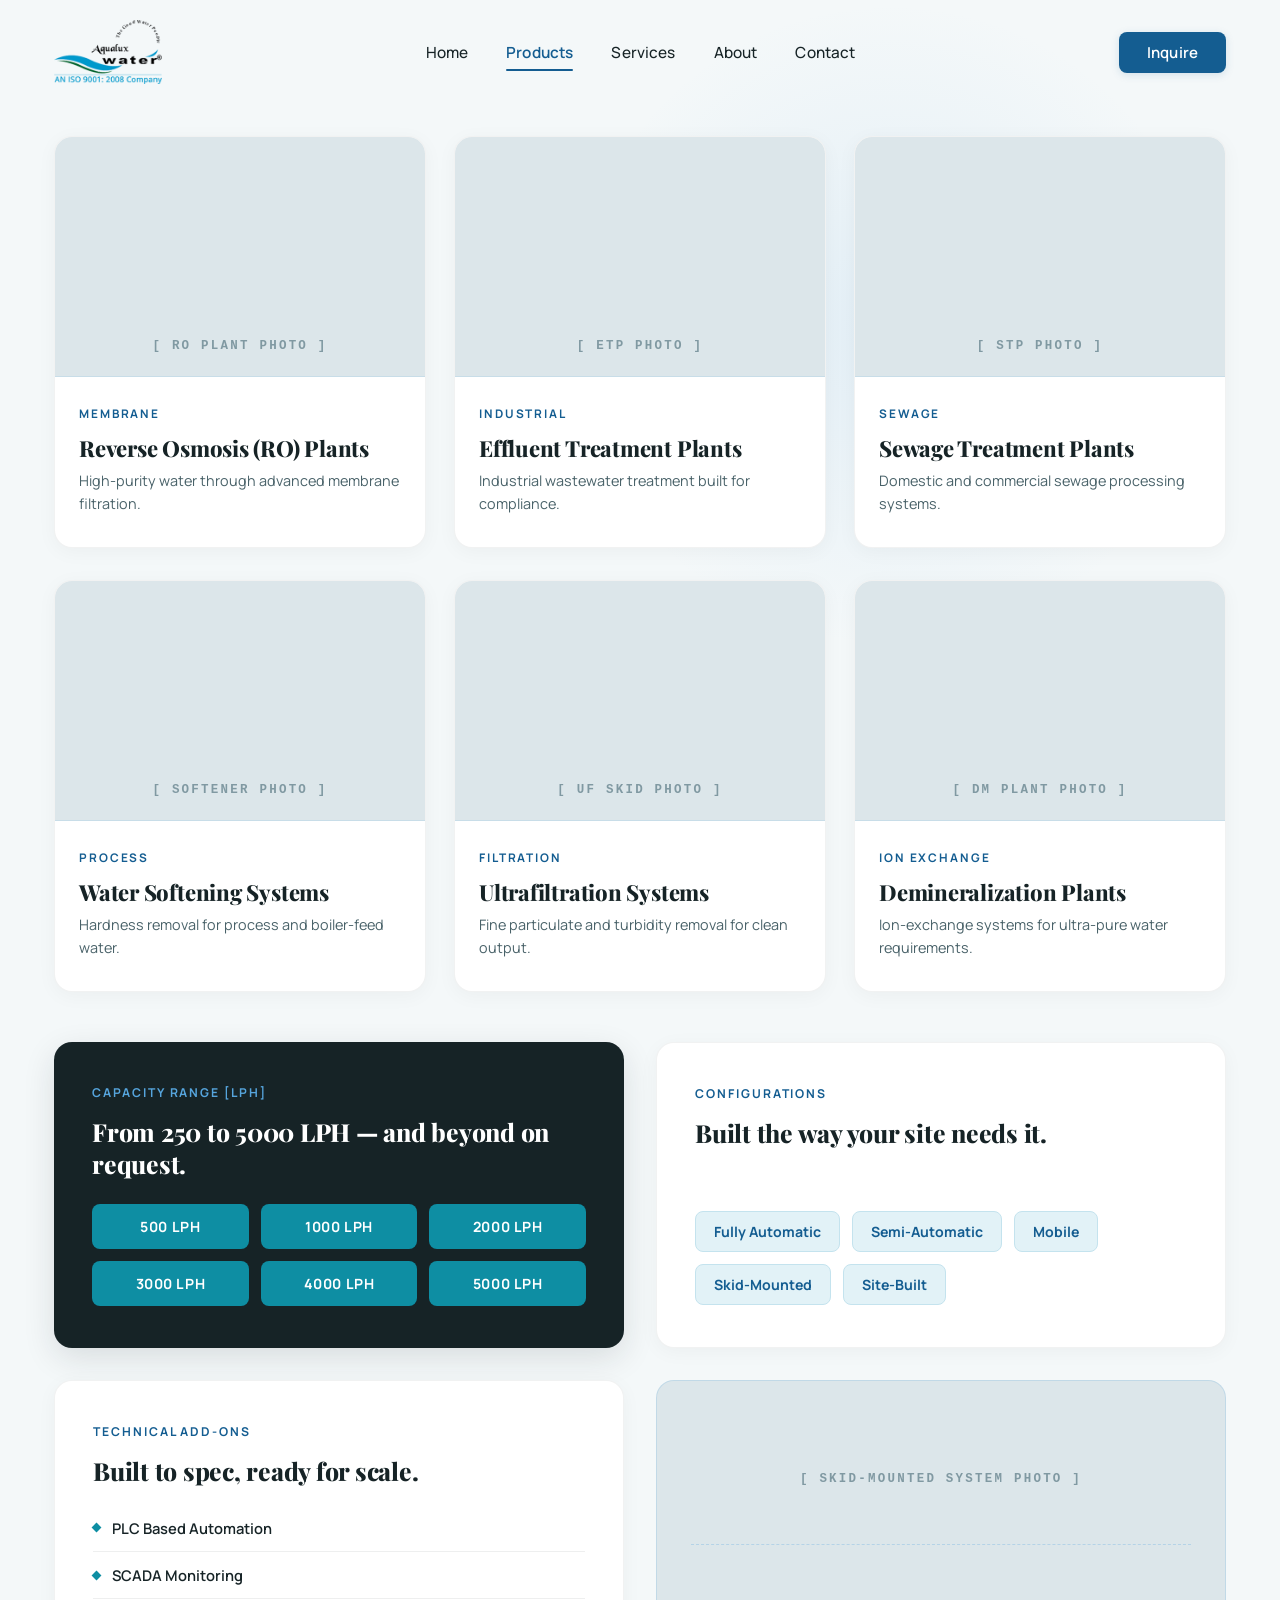
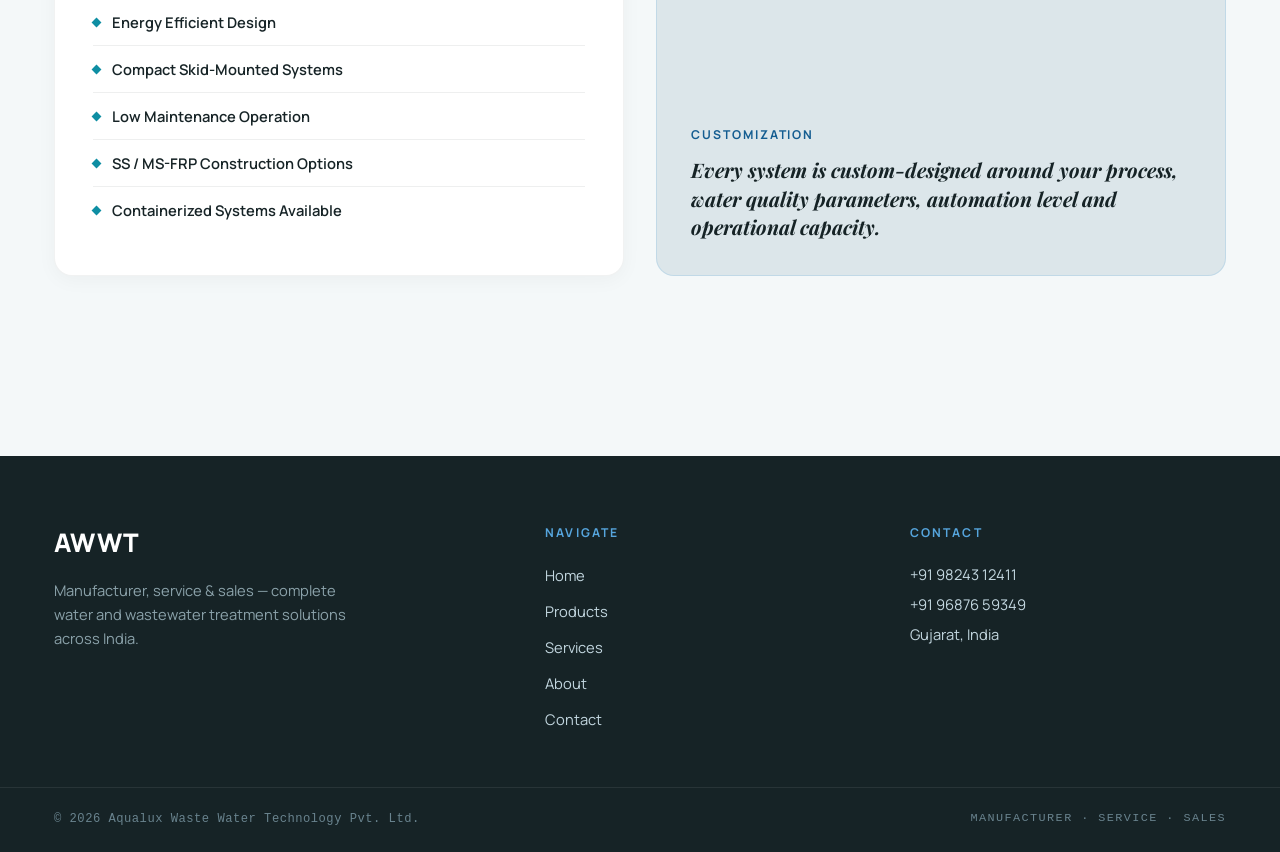
<file: products.html>
<!DOCTYPE html>
<html lang="en">
<head>
  <meta charset="UTF-8">
  <meta name="viewport" content="width=device-width, initial-scale=1.0">
  <title>Products &amp; Treatment Systems | Aqualux Water</title>
  <meta name="description" content="Explore industrial Reverse Osmosis (RO), ETP, STP, Softening, Ultrafiltration, and Demineralization plants built to spec by Aqualux Water across India.">
  
  <!-- Google Fonts: Playfair Display (Headings), Manrope (Body/UI), Archivo (Banner) -->
  <link rel="preconnect" href="https://fonts.googleapis.com">
  <link rel="preconnect" href="https://fonts.gstatic.com" crossorigin>
  <link href="https://fonts.googleapis.com/css2?family=Archivo:wght@700;800;900&family=Manrope:wght@400;500;600;700;800&family=Playfair+Display:ital,wght@0,700;0,800;0,900;1,700;1,800;1,900&display=swap" rel="stylesheet">
  
  <link rel="stylesheet" href="styles.css">
</head>
<body>
  <div class="page-wrapper">
    <!-- Header Navigation -->
    <header class="site-header">
      <div class="header-inner container">
        <!-- Logo -->
        <a href="index.html" class="brand-logo" aria-label="Aqualux Water Home">
          <img src="logo.png" alt="Aqualux Water - AN ISO 9001:2008 Company - The Good Water People" class="logo-img">
        </a>

        <!-- Desktop Navigation (Products is active) -->
        <nav class="main-nav" aria-label="Primary Navigation">
          <ul class="nav-list">
            <li class="nav-item"><a href="index.html" class="nav-link">Home</a></li>
            <li class="nav-item"><a href="products.html" class="nav-link active">Products</a></li>
            <li class="nav-item"><a href="services.html" class="nav-link">Services</a></li>
            <li class="nav-item"><a href="about.html" class="nav-link">About</a></li>
            <li class="nav-item"><a href="contact.html" class="nav-link">Contact</a></li>
          </ul>
        </nav>

        <!-- Header Action Button -->
        <div class="header-actions">
          <button class="btn btn-inquire" id="openInquireModal">Inquire</button>
          <!-- Mobile Menu Toggle Button -->
          <button class="mobile-toggle" id="mobileMenuToggle" aria-label="Toggle navigation menu" aria-expanded="false">
            <span class="bar"></span>
            <span class="bar"></span>
            <span class="bar"></span>
          </button>
        </div>
      </div>

      <!-- Mobile Dropdown Menu -->
      <div class="mobile-menu" id="mobileMenu">
        <ul class="mobile-nav-list">
          <li><a href="index.html" class="mobile-nav-link">Home</a></li>
          <li><a href="products.html" class="mobile-nav-link active">Products</a></li>
          <li><a href="services.html" class="mobile-nav-link">Services</a></li>
          <li><a href="about.html" class="mobile-nav-link">About</a></li>
          <li><a href="contact.html" class="mobile-nav-link">Contact</a></li>
          <li class="mobile-btn-wrap">
            <button class="btn btn-inquire btn-block" id="mobileInquireBtn">Inquire</button>
          </li>
        </ul>
      </div>
    </header>

    <!-- Main Products Page Content -->
    <main class="products-page-main">
      
      <!-- Part 1: 6 Product Cards Grid -->
      <section class="products-grid-section">
        <div class="container">
          <div class="products-cards-grid">
            
            <!-- Card 1: RO Plants -->
            <div class="product-card">
              <div class="product-card-visual" role="img" aria-label="RO plant photo placeholder">
                <span class="product-photo-label">[ RO plant photo ]</span>
              </div>
              <div class="product-card-body">
                <span class="product-card-eyebrow">MEMBRANE</span>
                <h2 class="product-card-title">Reverse Osmosis (RO) Plants</h2>
                <p class="product-card-desc">High-purity water through advanced membrane filtration.</p>
              </div>
            </div>

            <!-- Card 2: ETP Plants -->
            <div class="product-card">
              <div class="product-card-visual" role="img" aria-label="ETP photo placeholder">
                <span class="product-photo-label">[ ETP photo ]</span>
              </div>
              <div class="product-card-body">
                <span class="product-card-eyebrow">INDUSTRIAL</span>
                <h2 class="product-card-title">Effluent Treatment Plants</h2>
                <p class="product-card-desc">Industrial wastewater treatment built for compliance.</p>
              </div>
            </div>

            <!-- Card 3: STP Plants -->
            <div class="product-card">
              <div class="product-card-visual" role="img" aria-label="STP photo placeholder">
                <span class="product-photo-label">[ STP photo ]</span>
              </div>
              <div class="product-card-body">
                <span class="product-card-eyebrow">SEWAGE</span>
                <h2 class="product-card-title">Sewage Treatment Plants</h2>
                <p class="product-card-desc">Domestic and commercial sewage processing systems.</p>
              </div>
            </div>

            <!-- Card 4: Water Softening Systems -->
            <div class="product-card">
              <div class="product-card-visual" role="img" aria-label="Softener photo placeholder">
                <span class="product-photo-label">[ softener photo ]</span>
              </div>
              <div class="product-card-body">
                <span class="product-card-eyebrow">PROCESS</span>
                <h2 class="product-card-title">Water Softening Systems</h2>
                <p class="product-card-desc">Hardness removal for process and boiler-feed water.</p>
              </div>
            </div>

            <!-- Card 5: Ultrafiltration Systems -->
            <div class="product-card">
              <div class="product-card-visual" role="img" aria-label="UF skid photo placeholder">
                <span class="product-photo-label">[ UF skid photo ]</span>
              </div>
              <div class="product-card-body">
                <span class="product-card-eyebrow">FILTRATION</span>
                <h2 class="product-card-title">Ultrafiltration Systems</h2>
                <p class="product-card-desc">Fine particulate and turbidity removal for clean output.</p>
              </div>
            </div>

            <!-- Card 6: Demineralization Plants -->
            <div class="product-card">
              <div class="product-card-visual" role="img" aria-label="DM plant photo placeholder">
                <span class="product-photo-label">[ DM plant photo ]</span>
              </div>
              <div class="product-card-body">
                <span class="product-card-eyebrow">ION EXCHANGE</span>
                <h2 class="product-card-title">Demineralization Plants</h2>
                <p class="product-card-desc">Ion-exchange systems for ultra-pure water requirements.</p>
              </div>
            </div>

          </div>
        </div>
      </section>

      <!-- Part 2: Product Specifications & Capabilities Matrix (2x2 Grid) -->
      <section class="products-spec-section">
        <div class="container">
          <div class="products-spec-grid">
            
            <!-- Box 1: Capacity Range (Dark Card) -->
            <div class="spec-box spec-box-capacity">
              <span class="spec-box-eyebrow">CAPACITY RANGE [LPH]</span>
              <h3 class="spec-box-title">From 250 to 5000 LPH &mdash; and beyond on request.</h3>
              <div class="capacity-pills-grid">
                <div class="capacity-pill">500 LPH</div>
                <div class="capacity-pill">1000 LPH</div>
                <div class="capacity-pill">2000 LPH</div>
                <div class="capacity-pill">3000 LPH</div>
                <div class="capacity-pill">4000 LPH</div>
                <div class="capacity-pill">5000 LPH</div>
              </div>
            </div>

            <!-- Box 2: Configurations (White Card) -->
            <div class="spec-box spec-box-configurations">
              <span class="spec-box-eyebrow">CONFIGURATIONS</span>
              <h3 class="spec-box-title">Built the way your site needs it.</h3>
              <div class="config-tags-wrap">
                <span class="config-tag">Fully Automatic</span>
                <span class="config-tag">Semi-Automatic</span>
                <span class="config-tag">Mobile</span>
                <span class="config-tag">Skid-Mounted</span>
                <span class="config-tag">Site-Built</span>
              </div>
            </div>

            <!-- Box 3: Technical Add-ons (White Card with List) -->
            <div class="spec-box spec-box-addons">
              <span class="spec-box-eyebrow">TECHNICAL ADD-ONS</span>
              <h3 class="spec-box-title">Built to spec, ready for scale.</h3>
              <ul class="addons-list">
                <li class="addon-item">
                  <span class="addon-diamond"></span>
                  <span class="addon-text">PLC Based Automation</span>
                </li>
                <li class="addon-item">
                  <span class="addon-diamond"></span>
                  <span class="addon-text">SCADA Monitoring</span>
                </li>
                <li class="addon-item">
                  <span class="addon-diamond"></span>
                  <span class="addon-text">Energy Efficient Design</span>
                </li>
                <li class="addon-item">
                  <span class="addon-diamond"></span>
                  <span class="addon-text">Compact Skid-Mounted Systems</span>
                </li>
                <li class="addon-item">
                  <span class="addon-diamond"></span>
                  <span class="addon-text">Low Maintenance Operation</span>
                </li>
                <li class="addon-item">
                  <span class="addon-diamond"></span>
                  <span class="addon-text">SS / MS-FRP Construction Options</span>
                </li>
                <li class="addon-item">
                  <span class="addon-diamond"></span>
                  <span class="addon-text">Containerized Systems Available</span>
                </li>
              </ul>
            </div>

            <!-- Box 4: Customization (Soft Tinted Card) -->
            <div class="spec-box spec-box-customization">
              <div class="customization-visual-placeholder">
                <span class="customization-photo-label">[ skid-mounted system photo ]</span>
              </div>
              <div class="customization-content">
                <span class="spec-box-eyebrow">CUSTOMIZATION</span>
                <blockquote class="customization-quote">
                  Every system is custom-designed around your process, water quality parameters, automation level and operational capacity.
                </blockquote>
              </div>
            </div>

          </div>
        </div>
      </section>

    </main>

    <!-- Main Footer -->
    <footer class="site-footer" id="contact">
      <div class="container">
        <!-- Footer Main Content -->
        <div class="footer-main-grid">
          <!-- Column 1: Brand -->
          <div class="footer-col footer-col-brand">
            <h3 class="footer-brand-title">AWWT</h3>
            <p class="footer-brand-desc">
              Manufacturer, service &amp; sales — complete water and wastewater treatment solutions across India.
            </p>
          </div>

          <!-- Column 2: Navigate -->
          <div class="footer-col footer-col-nav">
            <h4 class="footer-heading">NAVIGATE</h4>
            <ul class="footer-links">
              <li><a href="index.html">Home</a></li>
              <li><a href="products.html">Products</a></li>
              <li><a href="services.html">Services</a></li>
              <li><a href="about.html">About</a></li>
              <li><a href="contact.html">Contact</a></li>
            </ul>
          </div>

          <!-- Column 3: Contact -->
          <div class="footer-col footer-col-contact">
            <h4 class="footer-heading">CONTACT</h4>
            <div class="footer-contact-info">
              <p><a href="tel:+919824312411">+91 98243 12411</a></p>
              <p><a href="tel:+919687659349">+91 96876 59349</a></p>
              <p>Gujarat, India</p>
            </div>
          </div>
        </div>
      </div>

      <!-- Footer Bottom Bar -->
      <div class="footer-bottom-bar">
        <div class="container footer-bottom-inner">
          <p class="footer-copyright">&copy; 2026 Aqualux Waste Water Technology Pvt. Ltd.</p>
          <p class="footer-tagline">MANUFACTURER &middot; SERVICE &middot; SALES</p>
        </div>
      </div>
    </footer>
  </div>

  <!-- Interactive Inquire Modal -->
  <div class="modal-backdrop" id="inquireModal" aria-hidden="true" role="dialog" aria-labelledby="modalTitle">
    <div class="modal-card">
      <button class="modal-close" id="closeModalBtn" aria-label="Close dialog">&times;</button>
      <div class="modal-header">
        <span class="modal-badge">Aqualux Water Solutions</span>
        <h2 id="modalTitle" class="modal-title">Request a Plant Consultation &amp; Quote</h2>
        <p class="modal-subtitle">Direct engineering advisory for industrial water &amp; wastewater treatment systems across India.</p>
      </div>
      <form class="modal-form" id="inquireForm" onsubmit="event.preventDefault(); submitInquiry();">
        <div class="form-row">
          <div class="form-group">
            <label for="fullName">Full Name</label>
            <input type="text" id="fullName" placeholder="e.g. Rajesh Patel" required>
          </div>
          <div class="form-group">
            <label for="companyName">Company / Industry</label>
            <input type="text" id="companyName" placeholder="e.g. Pharmaceutical / Textile Plant" required>
          </div>
        </div>

        <div class="form-row">
          <div class="form-group">
            <label for="emailAddr">Work Email</label>
            <input type="email" id="emailAddr" placeholder="name@company.com" required>
          </div>
          <div class="form-group">
            <label for="phoneNum">Phone Number</label>
            <input type="tel" id="phoneNum" placeholder="+91 98765 43210" required>
          </div>
        </div>

        <div class="form-group">
          <label for="plantType">System Required</label>
          <select id="plantType" required>
            <option value="" disabled selected>Select water treatment solution...</option>
            <option value="ro">Industrial Reverse Osmosis (RO) Plant</option>
            <option value="etp">Effluent Treatment Plant (ETP)</option>
            <option value="stp">Sewage Treatment Plant (STP)</option>
            <option value="dm">DM &amp; Water Softening Plant</option>
            <option value="zld">Zero Liquid Discharge (ZLD) System</option>
            <option value="amc">Plant AMC &amp; Maintenance Services</option>
          </select>
        </div>

        <div class="form-group">
          <label for="capacity">Required Capacity (e.g. 5,000 LPH / 100 KLD)</label>
          <input type="text" id="capacity" placeholder="e.g. 10,000 LPH or 50 KLD">
        </div>

        <div class="modal-actions">
          <button type="submit" class="btn btn-primary btn-block">Submit Inquiry</button>
        </div>
      </form>
      <div class="modal-success-msg" id="modalSuccess">
        <div class="success-icon">&#10003;</div>
        <h3>Inquiry Received!</h3>
        <p>Our engineering team in Gujarat will contact you within 24 hours.</p>
      </div>
    </div>
  </div>

  <script src="script.js"></script>
</body>
</html>
</file>
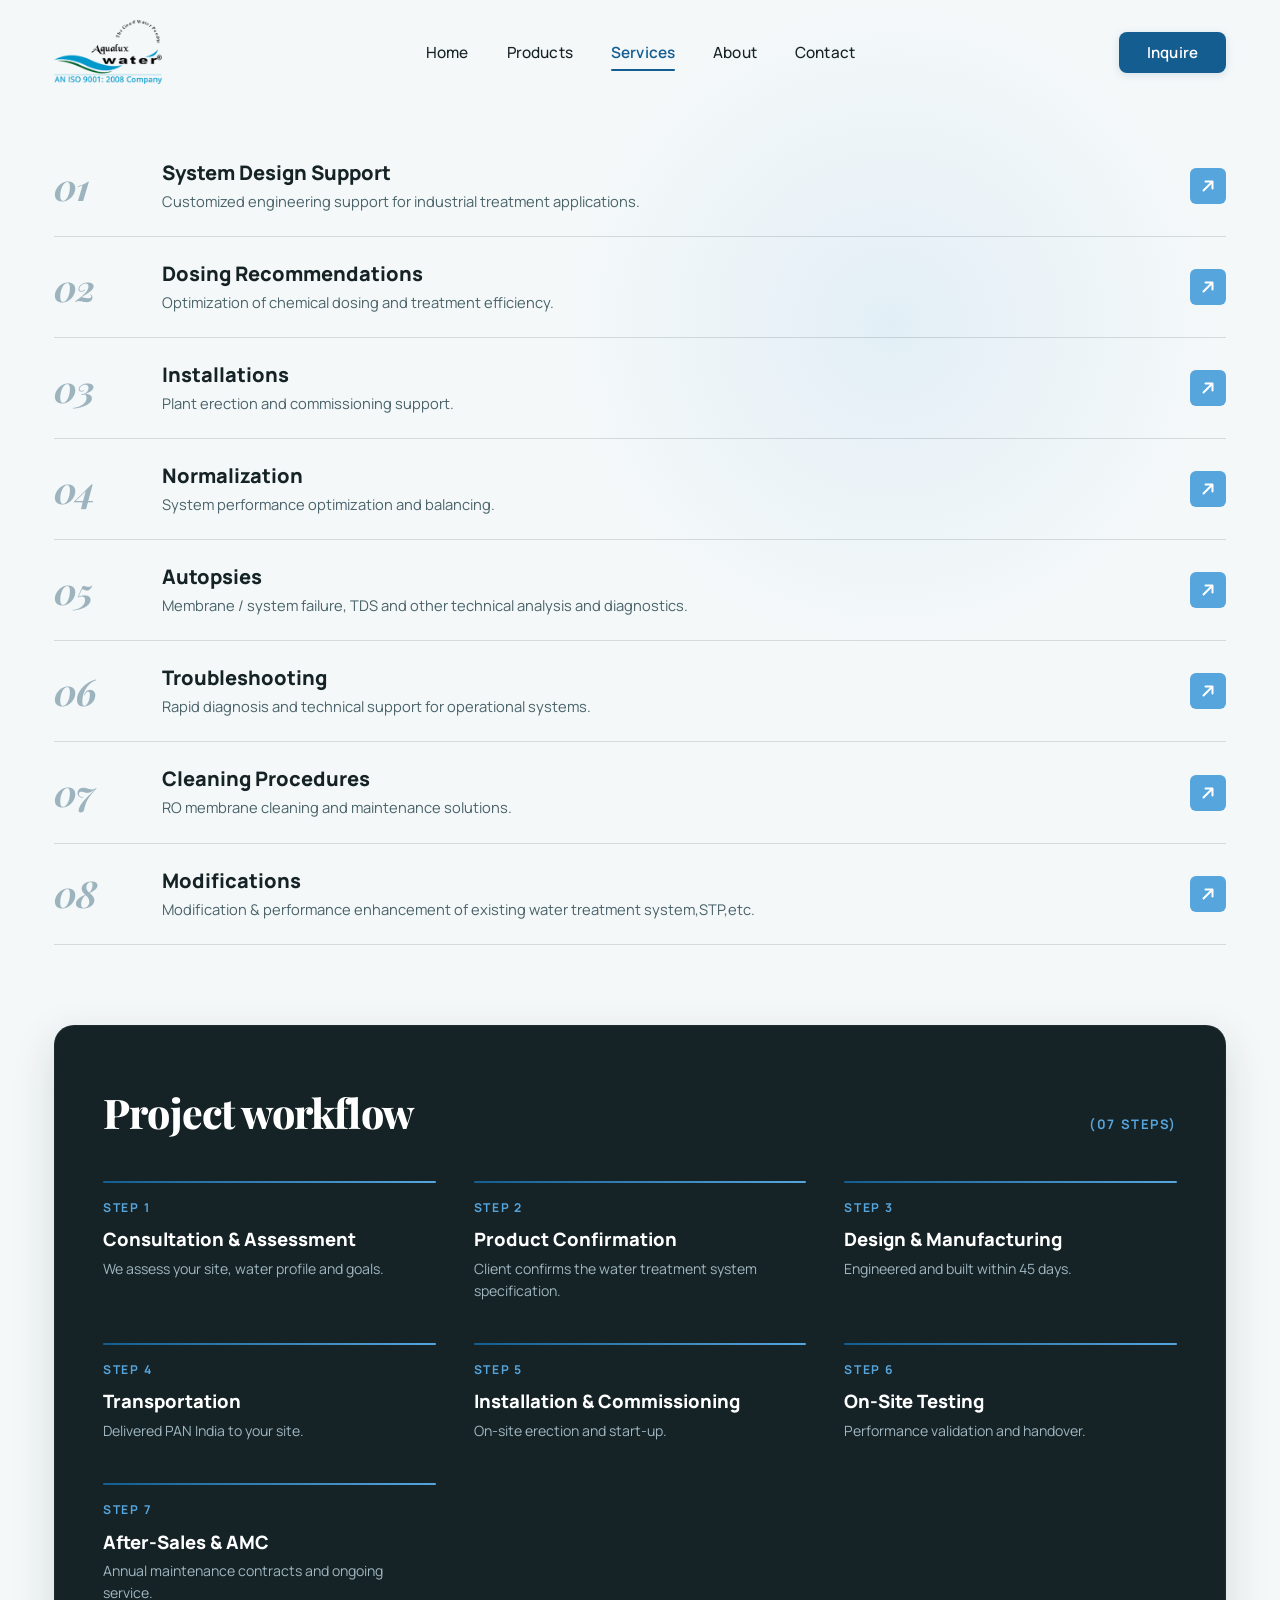
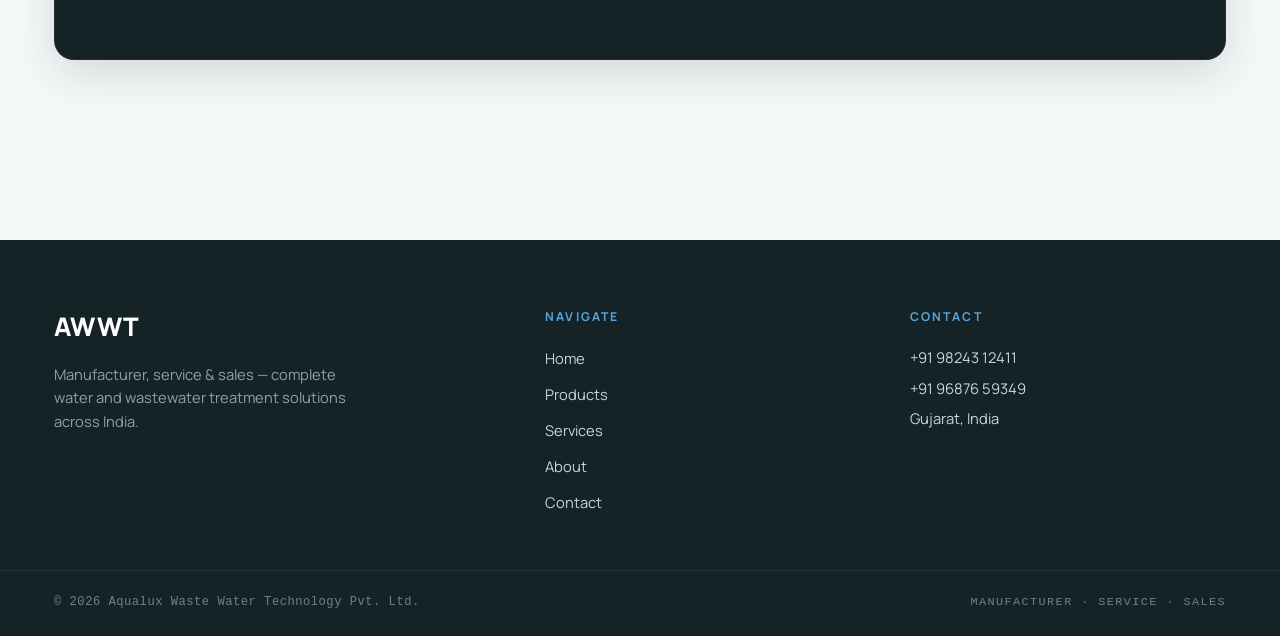
<file: services.html>
<!DOCTYPE html>
<html lang="en">
<head>
  <meta charset="UTF-8">
  <meta name="viewport" content="width=device-width, initial-scale=1.0">
  <title>Services &amp; Project Workflow | Aqualux Water</title>
  <meta name="description" content="Explore Aqualux Water's comprehensive services from system design support, dosing, and installations to membrane autopsies and turnkey project workflows.">
  
  <!-- Google Fonts: Playfair Display (Headings), Manrope (Body/UI), Archivo (Banner) -->
  <link rel="preconnect" href="https://fonts.googleapis.com">
  <link rel="preconnect" href="https://fonts.gstatic.com" crossorigin>
  <link href="https://fonts.googleapis.com/css2?family=Archivo:wght@700;800;900&family=Manrope:wght@400;500;600;700;800&family=Playfair+Display:ital,wght@0,700;0,800;0,900;1,700;1,800;1,900&display=swap" rel="stylesheet">
  
  <link rel="stylesheet" href="styles.css">
</head>
<body>
  <div class="page-wrapper">
    <!-- Header Navigation -->
    <header class="site-header">
      <div class="header-inner container">
        <!-- Logo -->
        <a href="index.html" class="brand-logo" aria-label="Aqualux Water Home">
          <img src="logo.png" alt="Aqualux Water - AN ISO 9001:2008 Company - The Good Water People" class="logo-img">
        </a>

        <!-- Desktop Navigation (Services is active) -->
        <nav class="main-nav" aria-label="Primary Navigation">
          <ul class="nav-list">
            <li class="nav-item"><a href="index.html" class="nav-link">Home</a></li>
            <li class="nav-item"><a href="products.html" class="nav-link">Products</a></li>
            <li class="nav-item"><a href="services.html" class="nav-link active">Services</a></li>
            <li class="nav-item"><a href="about.html" class="nav-link">About</a></li>
            <li class="nav-item"><a href="contact.html" class="nav-link">Contact</a></li>
          </ul>
        </nav>

        <!-- Header Action Button -->
        <div class="header-actions">
          <button class="btn btn-inquire" id="openInquireModal">Inquire</button>
          <!-- Mobile Menu Toggle Button -->
          <button class="mobile-toggle" id="mobileMenuToggle" aria-label="Toggle navigation menu" aria-expanded="false">
            <span class="bar"></span>
            <span class="bar"></span>
            <span class="bar"></span>
          </button>
        </div>
      </div>

      <!-- Mobile Dropdown Menu -->
      <div class="mobile-menu" id="mobileMenu">
        <ul class="mobile-nav-list">
          <li><a href="index.html" class="mobile-nav-link">Home</a></li>
          <li><a href="products.html" class="mobile-nav-link">Products</a></li>
          <li><a href="services.html" class="mobile-nav-link active">Services</a></li>
          <li><a href="about.html" class="mobile-nav-link">About</a></li>
          <li><a href="contact.html" class="mobile-nav-link">Contact</a></li>
          <li class="mobile-btn-wrap">
            <button class="btn btn-inquire btn-block" id="mobileInquireBtn">Inquire</button>
          </li>
        </ul>
      </div>
    </header>

    <!-- Main Services Page Content -->
    <main class="services-page-main">
      
      <!-- Part 1: Complete Services List (01 to 08) -->
      <section class="services-page-list-section">
        <div class="container">
          <div class="services-list services-list-extended">
            
            <!-- Service Item 01 -->
            <div class="service-row-item">
              <div class="service-num">01</div>
              <div class="service-info">
                <h2 class="service-title">System Design Support</h2>
                <p class="service-desc">Customized engineering support for industrial treatment applications.</p>
              </div>
              <div class="service-action">
                <button class="service-arrow-btn" aria-label="Learn more about System Design Support">
                  <svg width="14" height="14" viewBox="0 0 14 14" fill="none" xmlns="http://www.w3.org/2000/svg">
                    <path d="M2.5 11.5L11.5 2.5M11.5 2.5H4.5M11.5 2.5V9.5" stroke="currentColor" stroke-width="2" stroke-linecap="round" stroke-linejoin="round"/>
                  </svg>
                </button>
              </div>
            </div>

            <!-- Service Item 02 -->
            <div class="service-row-item">
              <div class="service-num">02</div>
              <div class="service-info">
                <h2 class="service-title">Dosing Recommendations</h2>
                <p class="service-desc">Optimization of chemical dosing and treatment efficiency.</p>
              </div>
              <div class="service-action">
                <button class="service-arrow-btn" aria-label="Learn more about Dosing Recommendations">
                  <svg width="14" height="14" viewBox="0 0 14 14" fill="none" xmlns="http://www.w3.org/2000/svg">
                    <path d="M2.5 11.5L11.5 2.5M11.5 2.5H4.5M11.5 2.5V9.5" stroke="currentColor" stroke-width="2" stroke-linecap="round" stroke-linejoin="round"/>
                  </svg>
                </button>
              </div>
            </div>

            <!-- Service Item 03 -->
            <div class="service-row-item">
              <div class="service-num">03</div>
              <div class="service-info">
                <h2 class="service-title">Installations</h2>
                <p class="service-desc">Plant erection and commissioning support.</p>
              </div>
              <div class="service-action">
                <button class="service-arrow-btn" aria-label="Learn more about Installations">
                  <svg width="14" height="14" viewBox="0 0 14 14" fill="none" xmlns="http://www.w3.org/2000/svg">
                    <path d="M2.5 11.5L11.5 2.5M11.5 2.5H4.5M11.5 2.5V9.5" stroke="currentColor" stroke-width="2" stroke-linecap="round" stroke-linejoin="round"/>
                  </svg>
                </button>
              </div>
            </div>

            <!-- Service Item 04 -->
            <div class="service-row-item">
              <div class="service-num">04</div>
              <div class="service-info">
                <h2 class="service-title">Normalization</h2>
                <p class="service-desc">System performance optimization and balancing.</p>
              </div>
              <div class="service-action">
                <button class="service-arrow-btn" aria-label="Learn more about Normalization">
                  <svg width="14" height="14" viewBox="0 0 14 14" fill="none" xmlns="http://www.w3.org/2000/svg">
                    <path d="M2.5 11.5L11.5 2.5M11.5 2.5H4.5M11.5 2.5V9.5" stroke="currentColor" stroke-width="2" stroke-linecap="round" stroke-linejoin="round"/>
                  </svg>
                </button>
              </div>
            </div>

            <!-- Service Item 05 -->
            <div class="service-row-item">
              <div class="service-num">05</div>
              <div class="service-info">
                <h2 class="service-title">Autopsies</h2>
                <p class="service-desc">Membrane / system failure, TDS and other technical analysis and diagnostics.</p>
              </div>
              <div class="service-action">
                <button class="service-arrow-btn" aria-label="Learn more about Autopsies">
                  <svg width="14" height="14" viewBox="0 0 14 14" fill="none" xmlns="http://www.w3.org/2000/svg">
                    <path d="M2.5 11.5L11.5 2.5M11.5 2.5H4.5M11.5 2.5V9.5" stroke="currentColor" stroke-width="2" stroke-linecap="round" stroke-linejoin="round"/>
                  </svg>
                </button>
              </div>
            </div>

            <!-- Service Item 06 -->
            <div class="service-row-item">
              <div class="service-num">06</div>
              <div class="service-info">
                <h2 class="service-title">Troubleshooting</h2>
                <p class="service-desc">Rapid diagnosis and technical support for operational systems.</p>
              </div>
              <div class="service-action">
                <button class="service-arrow-btn" aria-label="Learn more about Troubleshooting">
                  <svg width="14" height="14" viewBox="0 0 14 14" fill="none" xmlns="http://www.w3.org/2000/svg">
                    <path d="M2.5 11.5L11.5 2.5M11.5 2.5H4.5M11.5 2.5V9.5" stroke="currentColor" stroke-width="2" stroke-linecap="round" stroke-linejoin="round"/>
                  </svg>
                </button>
              </div>
            </div>

            <!-- Service Item 07 -->
            <div class="service-row-item">
              <div class="service-num">07</div>
              <div class="service-info">
                <h2 class="service-title">Cleaning Procedures</h2>
                <p class="service-desc">RO membrane cleaning and maintenance solutions.</p>
              </div>
              <div class="service-action">
                <button class="service-arrow-btn" aria-label="Learn more about Cleaning Procedures">
                  <svg width="14" height="14" viewBox="0 0 14 14" fill="none" xmlns="http://www.w3.org/2000/svg">
                    <path d="M2.5 11.5L11.5 2.5M11.5 2.5H4.5M11.5 2.5V9.5" stroke="currentColor" stroke-width="2" stroke-linecap="round" stroke-linejoin="round"/>
                  </svg>
                </button>
              </div>
            </div>

            <!-- Service Item 08 -->
            <div class="service-row-item">
              <div class="service-num">08</div>
              <div class="service-info">
                <h2 class="service-title">Modifications</h2>
                <p class="service-desc">Modification &amp; performance enhancement of existing water treatment system,STP,etc.</p>
              </div>
              <div class="service-action">
                <button class="service-arrow-btn" aria-label="Learn more about Modifications">
                  <svg width="14" height="14" viewBox="0 0 14 14" fill="none" xmlns="http://www.w3.org/2000/svg">
                    <path d="M2.5 11.5L11.5 2.5M11.5 2.5H4.5M11.5 2.5V9.5" stroke="currentColor" stroke-width="2" stroke-linecap="round" stroke-linejoin="round"/>
                  </svg>
                </button>
              </div>
            </div>

          </div>
        </div>
      </section>

      <!-- Part 2: Project Workflow Section (Dark Card) -->
      <section class="project-workflow-section" id="project-workflow">
        <div class="container">
          <div class="workflow-dark-card">
            
            <!-- Workflow Header -->
            <div class="workflow-header-row">
              <h2 class="workflow-main-title">Project workflow</h2>
              <span class="workflow-step-badge">(07 STEPS)</span>
            </div>

            <!-- 7 Workflow Steps Grid (with Jitter Feature List Animation) -->
            <div class="workflow-steps-grid" id="workflowStepsGrid">
              <!-- Step 1 -->
              <div class="workflow-step-item" style="--step-i: 1;">
                <div class="workflow-step-line"></div>
                <span class="workflow-step-label">STEP 1</span>
                <h3 class="workflow-step-title">Consultation &amp; Assessment</h3>
                <p class="workflow-step-desc">We assess your site, water profile and goals.</p>
              </div>

              <!-- Step 2 -->
              <div class="workflow-step-item" style="--step-i: 2;">
                <div class="workflow-step-line"></div>
                <span class="workflow-step-label">STEP 2</span>
                <h3 class="workflow-step-title">Product Confirmation</h3>
                <p class="workflow-step-desc">Client confirms the water treatment system specification.</p>
              </div>

              <!-- Step 3 -->
              <div class="workflow-step-item" style="--step-i: 3;">
                <div class="workflow-step-line"></div>
                <span class="workflow-step-label">STEP 3</span>
                <h3 class="workflow-step-title">Design &amp; Manufacturing</h3>
                <p class="workflow-step-desc">Engineered and built within 45 days.</p>
              </div>

              <!-- Step 4 -->
              <div class="workflow-step-item" style="--step-i: 4;">
                <div class="workflow-step-line"></div>
                <span class="workflow-step-label">STEP 4</span>
                <h3 class="workflow-step-title">Transportation</h3>
                <p class="workflow-step-desc">Delivered PAN India to your site.</p>
              </div>

              <!-- Step 5 -->
              <div class="workflow-step-item" style="--step-i: 5;">
                <div class="workflow-step-line"></div>
                <span class="workflow-step-label">STEP 5</span>
                <h3 class="workflow-step-title">Installation &amp; Commissioning</h3>
                <p class="workflow-step-desc">On-site erection and start-up.</p>
              </div>

              <!-- Step 6 -->
              <div class="workflow-step-item" style="--step-i: 6;">
                <div class="workflow-step-line"></div>
                <span class="workflow-step-label">STEP 6</span>
                <h3 class="workflow-step-title">On-Site Testing</h3>
                <p class="workflow-step-desc">Performance validation and handover.</p>
              </div>

              <!-- Step 7 -->
              <div class="workflow-step-item" style="--step-i: 7;">
                <div class="workflow-step-line"></div>
                <span class="workflow-step-label">STEP 7</span>
                <h3 class="workflow-step-title">After-Sales &amp; AMC</h3>
                <p class="workflow-step-desc">Annual maintenance contracts and ongoing service.</p>
              </div>
            </div>

          </div>
        </div>
      </section>

    </main>

    <!-- Main Footer -->
    <footer class="site-footer" id="contact">
      <div class="container">
        <!-- Footer Main Content -->
        <div class="footer-main-grid">
          <!-- Column 1: Brand -->
          <div class="footer-col footer-col-brand">
            <h3 class="footer-brand-title">AWWT</h3>
            <p class="footer-brand-desc">
              Manufacturer, service &amp; sales — complete water and wastewater treatment solutions across India.
            </p>
          </div>

          <!-- Column 2: Navigate -->
          <div class="footer-col footer-col-nav">
            <h4 class="footer-heading">NAVIGATE</h4>
            <ul class="footer-links">
              <li><a href="index.html">Home</a></li>
              <li><a href="products.html">Products</a></li>
              <li><a href="services.html">Services</a></li>
              <li><a href="about.html">About</a></li>
              <li><a href="contact.html">Contact</a></li>
            </ul>
          </div>

          <!-- Column 3: Contact -->
          <div class="footer-col footer-col-contact">
            <h4 class="footer-heading">CONTACT</h4>
            <div class="footer-contact-info">
              <p><a href="tel:+919824312411">+91 98243 12411</a></p>
              <p><a href="tel:+919687659349">+91 96876 59349</a></p>
              <p>Gujarat, India</p>
            </div>
          </div>
        </div>
      </div>

      <!-- Footer Bottom Bar -->
      <div class="footer-bottom-bar">
        <div class="container footer-bottom-inner">
          <p class="footer-copyright">&copy; 2026 Aqualux Waste Water Technology Pvt. Ltd.</p>
          <p class="footer-tagline">MANUFACTURER &middot; SERVICE &middot; SALES</p>
        </div>
      </div>
    </footer>
  </div>

  <!-- Interactive Inquire Modal -->
  <div class="modal-backdrop" id="inquireModal" aria-hidden="true" role="dialog" aria-labelledby="modalTitle">
    <div class="modal-card">
      <button class="modal-close" id="closeModalBtn" aria-label="Close dialog">&times;</button>
      <div class="modal-header">
        <span class="modal-badge">Aqualux Water Solutions</span>
        <h2 id="modalTitle" class="modal-title">Request a Plant Consultation &amp; Quote</h2>
        <p class="modal-subtitle">Direct engineering advisory for industrial water &amp; wastewater treatment systems across India.</p>
      </div>
      <form class="modal-form" id="inquireForm" onsubmit="event.preventDefault(); submitInquiry();">
        <div class="form-row">
          <div class="form-group">
            <label for="fullName">Full Name</label>
            <input type="text" id="fullName" placeholder="e.g. Rajesh Patel" required>
          </div>
          <div class="form-group">
            <label for="companyName">Company / Industry</label>
            <input type="text" id="companyName" placeholder="e.g. Pharmaceutical / Textile Plant" required>
          </div>
        </div>

        <div class="form-row">
          <div class="form-group">
            <label for="emailAddr">Work Email</label>
            <input type="email" id="emailAddr" placeholder="name@company.com" required>
          </div>
          <div class="form-group">
            <label for="phoneNum">Phone Number</label>
            <input type="tel" id="phoneNum" placeholder="+91 98765 43210" required>
          </div>
        </div>

        <div class="form-group">
          <label for="plantType">System Required</label>
          <select id="plantType" required>
            <option value="" disabled selected>Select water treatment solution...</option>
            <option value="ro">Industrial Reverse Osmosis (RO) Plant</option>
            <option value="etp">Effluent Treatment Plant (ETP)</option>
            <option value="stp">Sewage Treatment Plant (STP)</option>
            <option value="dm">DM &amp; Water Softening Plant</option>
            <option value="zld">Zero Liquid Discharge (ZLD) System</option>
            <option value="amc">Plant AMC &amp; Maintenance Services</option>
          </select>
        </div>

        <div class="form-group">
          <label for="capacity">Required Capacity (e.g. 5,000 LPH / 100 KLD)</label>
          <input type="text" id="capacity" placeholder="e.g. 10,000 LPH or 50 KLD">
        </div>

        <div class="modal-actions">
          <button type="submit" class="btn btn-primary btn-block">Submit Inquiry</button>
        </div>
      </form>
      <div class="modal-success-msg" id="modalSuccess">
        <div class="success-icon">&#10003;</div>
        <h3>Inquiry Received!</h3>
        <p>Our engineering team in Gujarat will contact you within 24 hours.</p>
      </div>
    </div>
  </div>

  <script src="script.js"></script>
</body>
</html>
</file>
<file: styles.css>
/* ==========================================================================
   Aqualux Water - Premium Landing Page Stylesheet
   Color Palette:
     - #ECC815 (Warm Gold Accent)
     - #162326 (Deep Slate / Dark Water Teal)
     - #145D91 (Rich Oceanic Deep Blue)
     - #56A5DD (Vibrant Sky / Aqua Blue)
     - #77B4E4 (Soft Water Light Blue)
   Typography:
     - Headings: Playfair Display (ExtraBold 800 / Italic)
     - Body / UI: Manrope
     - Bottom Banner: Archivo Bold
   ========================================================================== */

:root {
  /* Exact Required Color Tokens */
  --c-gold: #ECC815;
  --c-dark: #162326;
  --c-blue-deep: #145D91;
  --c-blue-mid: #56A5DD;
  --c-blue-light: #77B4E4;
  
  /* Background & Neutral System */
  --c-bg-page: #F4F8F9;
  --c-bg-white: #FFFFFF;
  --c-arch-bg: #DCE6EA;
  --c-arch-border: rgba(86, 165, 221, 0.2);
  --c-text-main: #162326;
  --c-text-muted: #496269;
  --c-text-subtle: #8099A2;
  --c-border-light: rgba(22, 35, 38, 0.12);

  /* Typography */
  --font-heading: 'Playfair Display', Georgia, 'Times New Roman', serif;
  --font-body: 'Manrope', -apple-system, BlinkMacSystemFont, 'Segoe UI', Roboto, sans-serif;
  --font-banner: 'Archivo', -apple-system, BlinkMacSystemFont, sans-serif;

  /* Dimensions & Spacing */
  --max-width: 1340px;
  --header-height: 96px;
  --banner-height: 68px;
  --radius-btn: 8px;
  --radius-badge: 14px;
  --radius-arch: 240px 240px 24px 24px;

  /* Shadows */
  --shadow-badge: 0 16px 36px rgba(22, 35, 38, 0.1), 0 4px 12px rgba(22, 35, 38, 0.04);
  --shadow-btn: 0 6px 18px rgba(20, 93, 145, 0.28);
  --shadow-modal: 0 30px 60px -15px rgba(22, 35, 38, 0.35);

  /* Transitions */
  --tr-fast: 0.18s ease-out;
  --tr-smooth: 0.3s cubic-bezier(0.16, 1, 0.3, 1);
}

/* ==========================================================================
   CSS Reset & Base Rules
   ========================================================================== */
*, *::before, *::after {
  box-sizing: border-box;
  margin: 0;
  padding: 0;
}

html {
  font-size: 16px;
  scroll-behavior: smooth;
  -webkit-font-smoothing: antialiased;
  -moz-osx-font-smoothing: grayscale;
}

body {
  font-family: var(--font-body);
  background-color: var(--c-bg-page);
  color: var(--c-text-main);
  min-height: 100vh;
  display: flex;
  flex-direction: column;
  line-height: 1.5;
  overflow-x: hidden;
  position: relative;
}

/* Soft atmospheric ambient light */
body::before {
  content: '';
  position: absolute;
  top: 0;
  right: 5%;
  width: 650px;
  height: 650px;
  background: radial-gradient(circle, rgba(119, 180, 228, 0.14) 0%, rgba(244, 248, 249, 0) 70%);
  pointer-events: none;
  z-index: 0;
}

.page-wrapper {
  display: flex;
  flex-direction: column;
  min-height: 100vh;
  width: 100%;
  position: relative;
  z-index: 1;
}

.container {
  width: 100%;
  max-width: var(--max-width);
  margin: 0 auto;
  padding: 0 54px;
}

img {
  max-width: 100%;
  height: auto;
  display: block;
}

a {
  text-decoration: none;
  color: inherit;
}

button {
  cursor: pointer;
  border: none;
  background: none;
  font-family: inherit;
}

/* ==========================================================================
   Header Navigation
   ========================================================================== */
.site-header {
  position: relative;
  width: 100%;
  height: var(--header-height);
  background-color: transparent;
  display: flex;
  align-items: center;
  z-index: 100;
  padding-top: 8px;
}

.header-inner {
  display: flex;
  align-items: center;
  justify-content: space-between;
  height: 100%;
}

.brand-logo {
  display: flex;
  align-items: center;
  text-decoration: none;
  transition: transform var(--tr-fast);
}

.brand-logo:hover {
  transform: translateY(-1px);
}

.logo-img {
  height: 64px;
  width: auto;
  object-fit: contain;
}

/* Navigation Links */
.main-nav {
  display: flex;
  align-items: center;
}

.nav-list {
  display: flex;
  list-style: none;
  align-items: center;
  gap: 38px;
}

.nav-link {
  font-family: var(--font-body);
  font-size: 0.96rem;
  font-weight: 500;
  color: var(--c-text-main);
  padding: 6px 0;
  position: relative;
  transition: color var(--tr-fast);
  letter-spacing: 0.01em;
}

.nav-link:hover {
  color: var(--c-blue-deep);
}

/* Active navigation item with bottom underline indicator */
.nav-link.active {
  font-weight: 600;
  color: var(--c-blue-deep);
}

.nav-link.active::after {
  content: '';
  position: absolute;
  bottom: -2px;
  left: 0;
  width: 100%;
  height: 2px;
  background-color: var(--c-blue-deep);
  border-radius: 2px;
}

/* Header Action Button */
.header-actions {
  display: flex;
  align-items: center;
  gap: 16px;
}

.btn {
  display: inline-flex;
  align-items: center;
  justify-content: center;
  font-family: var(--font-body);
  font-size: 0.95rem;
  font-weight: 600;
  padding: 11px 26px;
  border-radius: var(--radius-btn);
  transition: all var(--tr-smooth);
  text-decoration: none;
  cursor: pointer;
  white-space: nowrap;
}

.btn-inquire {
  background-color: var(--c-blue-deep);
  color: var(--c-bg-white);
  padding: 10px 28px;
  border-radius: var(--radius-btn);
  font-size: 0.94rem;
  letter-spacing: 0.01em;
  box-shadow: 0 2px 8px rgba(20, 93, 145, 0.15);
}

.btn-inquire:hover {
  background-color: #0F4C77;
  transform: translateY(-2px);
  box-shadow: var(--shadow-btn);
}

.btn-inquire:active {
  transform: translateY(0);
}

/* Mobile Toggle Hamburger */
.mobile-toggle {
  display: none;
  flex-direction: column;
  justify-content: space-around;
  width: 32px;
  height: 28px;
  padding: 2px;
  z-index: 101;
}

.mobile-toggle .bar {
  width: 100%;
  height: 3px;
  background-color: var(--c-dark);
  border-radius: 3px;
  transition: all var(--tr-smooth);
}

.mobile-toggle.active .bar:nth-child(1) {
  transform: rotate(45deg) translate(6px, 6px);
}

.mobile-toggle.active .bar:nth-child(2) {
  opacity: 0;
}

.mobile-toggle.active .bar:nth-child(3) {
  transform: rotate(-45deg) translate(6px, -6px);
}

/* Mobile Menu Dropdown */
.mobile-menu {
  display: none;
  position: absolute;
  top: 100%;
  left: 0;
  width: 100%;
  background-color: var(--c-bg-white);
  padding: 24px 32px;
  box-shadow: 0 15px 30px rgba(22, 35, 38, 0.1);
  border-top: 1px solid var(--c-border-light);
  transform: translateY(-10px);
  opacity: 0;
  transition: all var(--tr-smooth);
  pointer-events: none;
}

.mobile-menu.open {
  transform: translateY(0);
  opacity: 1;
  pointer-events: auto;
}

.mobile-nav-list {
  list-style: none;
  display: flex;
  flex-direction: column;
  gap: 16px;
}

.mobile-nav-link {
  font-size: 1.1rem;
  font-weight: 600;
  color: var(--c-dark);
  display: block;
  padding: 8px 0;
}

.mobile-nav-link.active {
  color: var(--c-blue-deep);
}

.mobile-btn-wrap {
  margin-top: 12px;
}

.btn-block {
  width: 100%;
}

/* ==========================================================================
   Hero Section
   ========================================================================== */
.hero-section {
  flex: 1;
  display: flex;
  align-items: center;
  padding: 20px 0 54px;
}

.hero-container {
  display: grid;
  grid-template-columns: 1.18fr 0.82fr;
  align-items: center;
  gap: 60px;
}

/* Left Hero Content */
.hero-content {
  display: flex;
  flex-direction: column;
  max-width: 590px;
}

/* Eyebrow tag: EST. 25 YEARS — GUJARAT, INDIA */
.hero-eyebrow {
  margin-bottom: 24px;
}

.eyebrow-text {
  font-family: var(--font-body);
  font-size: 0.82rem;
  font-weight: 700;
  letter-spacing: 0.19em;
  color: var(--c-blue-deep);
  text-transform: uppercase;
}

/* Hero Main Title: Playfair Display ExtraBold with Bouncy Bottom-to-Top Reveal */
.hero-title {
  font-family: var(--font-heading);
  font-size: clamp(3.4rem, 5.6vw, 4.85rem);
  font-weight: 900;
  line-height: 1.03;
  letter-spacing: -0.025em;
  color: var(--c-dark);
  margin-bottom: 26px;
  display: flex;
  flex-direction: column;
}

.title-line-mask {
  display: block;
  overflow: hidden;
  padding: 2px 14px 6px 0;
  margin: -2px -14px -6px 0;
}

.title-line-inner {
  display: block;
  transform: translateY(115%);
  opacity: 0;
  animation: heroTitleBouncyReveal 0.95s cubic-bezier(0.2, 1, 0.3, 1) forwards;
  animation-delay: var(--line-delay, 0.12s);
  will-change: transform, opacity;
}

@keyframes heroTitleBouncyReveal {
  0% {
    transform: translateY(115%);
    opacity: 0;
  }
  25% {
    opacity: 1;
  }
  65% {
    transform: translateY(-8%);
  }
  82% {
    transform: translateY(3%);
  }
  94% {
    transform: translateY(-1%);
  }
  100% {
    transform: translateY(0%);
    opacity: 1;
  }
}

.hero-title .title-line-1,
.hero-title .title-line-2 {
  font-style: normal;
  font-weight: 900;
  color: var(--c-dark);
}

.hero-title .italic-accent {
  font-style: italic;
  font-weight: 800;
  color: var(--c-blue-deep);
  display: block;
}

@media (prefers-reduced-motion: reduce) {
  .title-line-inner {
    transform: none !important;
    opacity: 1 !important;
    animation: none !important;
  }
}

/* Hero Description Paragraph: Manrope Regular */
.hero-description {
  font-family: var(--font-body);
  font-size: 1.05rem;
  font-weight: 400;
  line-height: 1.65;
  color: var(--c-text-muted);
  margin-bottom: 38px;
  max-width: 480px;
}

/* Hero Action Buttons */
.hero-cta-group {
  display: flex;
  align-items: center;
  gap: 16px;
  flex-wrap: wrap;
}

.btn-primary {
  background-color: var(--c-dark);
  color: var(--c-bg-white);
  padding: 13px 30px;
  font-size: 0.98rem;
  font-weight: 600;
  border-radius: var(--radius-btn);
  border: 1.5px solid var(--c-dark);
  box-shadow: 0 4px 12px rgba(22, 35, 38, 0.12);
}

.btn-primary:hover {
  background-color: var(--c-blue-deep);
  border-color: var(--c-blue-deep);
  transform: translateY(-2px);
  box-shadow: 0 8px 22px rgba(20, 93, 145, 0.28);
}

.btn-outline {
  background-color: transparent;
  color: var(--c-dark);
  border: 1.5px solid var(--c-dark);
  padding: 13px 30px;
  font-size: 0.98rem;
  font-weight: 600;
  border-radius: var(--radius-btn);
}

.btn-outline:hover {
  background-color: var(--c-dark);
  color: var(--c-bg-white);
  transform: translateY(-2px);
  box-shadow: 0 6px 16px rgba(22, 35, 38, 0.15);
}

/* ==========================================================================
   Right Hero Visual / Arch Structure
   ========================================================================== */
.hero-visual {
  display: flex;
  justify-content: center;
  align-items: center;
  position: relative;
}

.visual-arch-container {
  position: relative;
  width: 100%;
  max-width: 420px;
  display: flex;
  justify-content: center;
}

/* The Architectural Arch: rounded top curve, vertical sides */
.arch-shape {
  width: 100%;
  height: 500px;
  background-color: var(--c-arch-bg);
  border-radius: var(--radius-arch);
  position: relative;
  overflow: hidden;
  box-shadow: inset 0 2px 8px rgba(22, 35, 38, 0.03);
  display: flex;
  align-items: flex-end;
  justify-content: flex-end;
  padding: 26px;
}

.arch-placeholder-content {
  position: absolute;
  bottom: 24px;
  right: 28px;
  z-index: 1;
}

.placeholder-label {
  font-family: 'Courier New', Courier, monospace;
  font-size: 0.8rem;
  font-weight: 600;
  letter-spacing: 0.22em;
  color: var(--c-text-subtle);
  text-transform: uppercase;
}

/* Floating 25+ Years Experience Card */
.floating-badge {
  position: absolute;
  left: -28px;
  bottom: 135px;
  background-color: var(--c-bg-white);
  padding: 18px 26px;
  border-radius: var(--radius-badge);
  box-shadow: var(--shadow-badge);
  border: 1px solid rgba(255, 255, 255, 0.9);
  display: flex;
  flex-direction: column;
  z-index: 10;
  transition: transform var(--tr-smooth), box-shadow var(--tr-smooth);
}

.floating-badge:hover {
  transform: translateY(-4px);
  box-shadow: 0 20px 40px rgba(22, 35, 38, 0.15);
}

.floating-badge .badge-number {
  display: flex;
  align-items: baseline;
  line-height: 1;
  margin-bottom: 5px;
}

.floating-badge .num {
  font-family: var(--font-heading);
  font-size: 2.35rem;
  font-weight: 800;
  color: var(--c-blue-deep);
  letter-spacing: -0.03em;
}

.floating-badge .plus {
  font-family: var(--font-body);
  font-size: 1.85rem;
  font-weight: 700;
  color: var(--c-blue-mid);
  margin-left: 2px;
}

.floating-badge .badge-text {
  font-family: var(--font-body);
  font-size: 0.85rem;
  font-weight: 500;
  color: var(--c-text-muted);
  white-space: nowrap;
}

/* ==========================================================================
   Bottom Ribbon / Ticker (Archivo Bold)
   ========================================================================== */
.bottom-ribbon {
  width: 100%;
  background-color: var(--c-dark);
  color: var(--c-bg-white);
  height: var(--banner-height);
  display: flex;
  align-items: center;
  overflow: hidden;
  position: relative;
  user-select: none;
}

.ribbon-track-wrapper {
  width: 100%;
  overflow: hidden;
  display: flex;
}

.ribbon-track {
  display: flex;
  align-items: center;
  white-space: nowrap;
  animation: ribbonScroll 36s linear infinite;
  gap: 0;
}

.ribbon-track:hover {
  animation-play-state: paused;
}

@keyframes ribbonScroll {
  0% {
    transform: translateX(0%);
  }
  100% {
    transform: translateX(-50%);
  }
}

.ribbon-item {
  font-family: var(--font-banner);
  font-size: 0.94rem;
  font-weight: 800;
  letter-spacing: 0.16em;
  text-transform: uppercase;
  color: var(--c-bg-white);
  padding: 0 16px;
  display: inline-flex;
  align-items: center;
}

.ribbon-divider {
  display: inline-flex;
  align-items: center;
  justify-content: center;
  padding: 0 12px;
}

.diamond-icon {
  width: 8px;
  height: 8px;
  background-color: var(--c-blue-mid);
  transform: rotate(45deg);
  display: inline-block;
  border-radius: 1px;
}

/* ==========================================================================
   Modal Dialog
   ========================================================================== */
.modal-backdrop {
  position: fixed;
  top: 0;
  left: 0;
  width: 100vw;
  height: 100vh;
  background-color: rgba(22, 35, 38, 0.65);
  backdrop-filter: blur(8px);
  z-index: 1000;
  display: flex;
  align-items: center;
  justify-content: center;
  padding: 20px;
  opacity: 0;
  visibility: hidden;
  transition: all var(--tr-smooth);
}

.modal-backdrop.open {
  opacity: 1;
  visibility: visible;
}

.modal-card {
  background-color: var(--c-bg-white);
  width: 100%;
  max-width: 550px;
  border-radius: 18px;
  padding: 38px 34px;
  position: relative;
  box-shadow: var(--shadow-modal);
  transform: translateY(24px) scale(0.98);
  transition: transform var(--tr-smooth);
}

.modal-backdrop.open .modal-card {
  transform: translateY(0) scale(1);
}

.modal-close {
  position: absolute;
  top: 18px;
  right: 20px;
  font-size: 28px;
  line-height: 1;
  color: var(--c-text-muted);
  transition: color var(--tr-fast);
}

.modal-close:hover {
  color: var(--c-dark);
}

.modal-badge {
  display: inline-block;
  font-size: 0.76rem;
  font-weight: 700;
  letter-spacing: 0.1em;
  text-transform: uppercase;
  color: var(--c-blue-deep);
  background-color: rgba(20, 93, 145, 0.08);
  padding: 4px 10px;
  border-radius: 4px;
  margin-bottom: 12px;
}

.modal-title {
  font-family: var(--font-heading);
  font-size: 1.65rem;
  font-weight: 800;
  color: var(--c-dark);
  margin-bottom: 8px;
  line-height: 1.2;
}

.modal-subtitle {
  font-size: 0.92rem;
  color: var(--c-text-muted);
  margin-bottom: 24px;
}

.modal-form {
  display: flex;
  flex-direction: column;
  gap: 16px;
}

.form-row {
  display: grid;
  grid-template-columns: 1fr 1fr;
  gap: 14px;
}

.form-group {
  display: flex;
  flex-direction: column;
  gap: 6px;
  text-align: left;
}

.form-group label {
  font-size: 0.83rem;
  font-weight: 600;
  color: var(--c-dark);
}

.form-group input,
.form-group select {
  font-family: var(--font-body);
  font-size: 0.92rem;
  padding: 11px 14px;
  border-radius: 6px;
  border: 1px solid rgba(22, 35, 38, 0.2);
  background-color: #FAFCFD;
  color: var(--c-dark);
  outline: none;
  transition: border-color var(--tr-fast), box-shadow var(--tr-fast);
}

.form-group input:focus,
.form-group select:focus {
  border-color: var(--c-blue-deep);
  box-shadow: 0 0 0 3px rgba(20, 93, 145, 0.14);
  background-color: #FFFFFF;
}

.modal-actions {
  margin-top: 8px;
}

.modal-success-msg {
  display: none;
  text-align: center;
  padding: 30px 10px;
}

.modal-success-msg .success-icon {
  width: 58px;
  height: 58px;
  background-color: #10B981;
  color: #FFFFFF;
  border-radius: 50%;
  display: flex;
  align-items: center;
  justify-content: center;
  font-size: 28px;
  margin: 0 auto 16px;
}

.modal-success-msg h3 {
  font-family: var(--font-heading);
  font-size: 1.55rem;
  color: var(--c-dark);
  margin-bottom: 8px;
}

.modal-success-msg p {
  color: var(--c-text-muted);
  font-size: 0.95rem;
}

/* ==========================================================================
   Why Choose Us Section
   ========================================================================== */
.why-choose-section {
  padding: 68px 0 88px;
  background-color: var(--c-bg-page);
  width: 100%;
}

.section-title-wrap {
  margin-bottom: 34px;
}

.section-title-row {
  display: flex;
  justify-content: space-between;
  align-items: baseline;
  margin-bottom: 16px;
}

.section-main-title {
  font-family: var(--font-heading);
  font-size: clamp(2.1rem, 3.4vw, 2.75rem);
  font-weight: 900;
  letter-spacing: -0.025em;
  color: var(--c-dark);
}

.section-count-badge {
  font-family: var(--font-body);
  font-size: 1.05rem;
  font-weight: 700;
  color: var(--c-blue-mid);
  letter-spacing: 0.04em;
}

.section-divider-line {
  width: 100%;
  height: 1px;
  background-color: rgba(22, 35, 38, 0.2);
}

/* 6 Cards Grid */
.why-choose-grid {
  display: grid;
  grid-template-columns: repeat(3, 1fr);
  gap: 24px;
}

.why-card {
  background-color: var(--c-bg-white);
  border-radius: 14px;
  padding: 34px 30px 32px;
  box-shadow: 0 4px 18px rgba(22, 35, 38, 0.04);
  border: 1px solid rgba(22, 35, 38, 0.04);
  display: flex;
  flex-direction: column;
  transition: transform var(--tr-smooth), box-shadow var(--tr-smooth);
}

.why-card:hover {
  transform: translateY(-3px);
  box-shadow: 0 12px 28px rgba(22, 35, 38, 0.08);
}

/* Card 1: 25+ Badge */
.card-icon-badge {
  display: flex;
  align-items: baseline;
  line-height: 1;
  margin-bottom: 18px;
}

.badge-num {
  font-family: var(--font-heading);
  font-size: 2.15rem;
  font-weight: 800;
  color: var(--c-blue-deep);
  letter-spacing: -0.03em;
}

.badge-plus {
  font-family: var(--font-body);
  font-size: 1.7rem;
  font-weight: 700;
  color: var(--c-blue-mid);
  margin-left: 2px;
}

/* Diamonds on Cards 2-6 */
.card-icon-diamond {
  display: flex;
  align-items: center;
  margin-bottom: 22px;
  height: 34px;
}

.card-diamond-shape {
  width: 15px;
  height: 15px;
  background-color: var(--c-blue-deep);
  transform: rotate(45deg);
  display: inline-block;
  border-radius: 1.5px;
}

.why-card-title {
  font-family: var(--font-body);
  font-size: 1.15rem;
  font-weight: 700;
  color: var(--c-dark);
  margin-bottom: 10px;
  line-height: 1.32;
}

.why-card-desc {
  font-family: var(--font-body);
  font-size: 0.93rem;
  font-weight: 400;
  line-height: 1.58;
  color: var(--c-text-muted);
}

/* ==========================================================================
   Services Section
   ========================================================================== */
.services-section {
  padding: 60px 0 80px;
  background-color: var(--c-bg-page);
  width: 100%;
}

.view-all-link {
  font-family: var(--font-body);
  font-size: 0.84rem;
  font-weight: 700;
  color: var(--c-blue-mid);
  letter-spacing: 0.14em;
  text-transform: uppercase;
  display: inline-flex;
  align-items: center;
  gap: 4px;
  transition: color var(--tr-fast);
}

.view-all-link:hover {
  color: var(--c-blue-deep);
}

.services-list {
  display: flex;
  flex-direction: column;
}

.service-row-item {
  display: grid;
  grid-template-columns: 80px 1fr auto;
  align-items: center;
  gap: 28px;
  padding: 24px 0;
  border-bottom: 1px solid rgba(22, 35, 38, 0.14);
  transition: background-color var(--tr-fast);
}

.service-row-item:hover {
  background-color: rgba(255, 255, 255, 0.4);
}

.service-num {
  font-family: var(--font-heading);
  font-size: 2.3rem;
  font-weight: 700;
  font-style: italic;
  color: #9DB4BF;
  line-height: 1;
  letter-spacing: -0.02em;
}

.service-info {
  display: flex;
  flex-direction: column;
}

.service-title {
  font-family: var(--font-body);
  font-size: 1.25rem;
  font-weight: 800;
  color: var(--c-dark);
  margin-bottom: 4px;
  line-height: 1.3;
}

.service-desc {
  font-family: var(--font-body);
  font-size: 0.92rem;
  font-weight: 400;
  color: var(--c-text-muted);
  line-height: 1.5;
}

.service-arrow-btn {
  width: 36px;
  height: 36px;
  border-radius: 6px;
  background-color: var(--c-blue-mid);
  color: var(--c-bg-white);
  display: flex;
  align-items: center;
  justify-content: center;
  transition: all var(--tr-fast);
}

.service-arrow-btn:hover {
  background-color: var(--c-blue-deep);
  transform: translateY(-2px);
  box-shadow: 0 4px 10px rgba(20, 93, 145, 0.25);
}

/* ==========================================================================
   How We Work Section (Jitter Animated Feature List)
   ========================================================================== */
.how-we-work-section {
  padding: 60px 0 90px;
  background-color: var(--c-bg-page);
  width: 100%;
}

.steps-grid {
  display: grid;
  grid-template-columns: repeat(3, 1fr);
  gap: 40px 36px;
}

.step-card {
  position: relative;
  padding-top: 18px;
  display: flex;
  flex-direction: column;
  transition: transform var(--tr-smooth);
}

.step-card:hover {
  transform: translateY(-3px);
}

/* Jitter Expanding Top Line */
.step-line {
  position: absolute;
  top: 0;
  left: 0;
  width: 100%;
  height: 2px;
  background: linear-gradient(90deg, var(--c-blue-deep) 0%, var(--c-blue-mid) 100%);
  transform: scaleX(0);
  transform-origin: left;
  transition: transform 0.65s cubic-bezier(0.16, 1, 0.3, 1);
  transition-delay: calc((var(--step-i) - 1) * 0.15s);
  border-radius: 2px;
}

.step-card:hover .step-line {
  height: 3px;
  box-shadow: 0 2px 8px rgba(86, 165, 221, 0.4);
}

/* Jitter Cascading Content Animations */
.step-label {
  font-family: var(--font-body);
  font-size: 0.78rem;
  font-weight: 700;
  letter-spacing: 0.14em;
  text-transform: uppercase;
  color: var(--c-blue-mid);
  margin-bottom: 10px;
  opacity: 0;
  transform: translateY(14px);
  transition: opacity 0.5s cubic-bezier(0.16, 1, 0.3, 1), transform 0.5s cubic-bezier(0.16, 1, 0.3, 1);
  transition-delay: calc((var(--step-i) - 1) * 0.15s + 0.08s);
}

.step-title {
  font-family: var(--font-body);
  font-size: 1.15rem;
  font-weight: 800;
  color: var(--c-dark);
  margin-bottom: 6px;
  line-height: 1.35;
  opacity: 0;
  transform: translateY(14px);
  transition: opacity 0.55s cubic-bezier(0.16, 1, 0.3, 1), transform 0.55s cubic-bezier(0.16, 1, 0.3, 1);
  transition-delay: calc((var(--step-i) - 1) * 0.15s + 0.14s);
}

.step-desc {
  font-family: var(--font-body);
  font-size: 0.91rem;
  font-weight: 400;
  color: var(--c-text-muted);
  line-height: 1.52;
  opacity: 0;
  transform: translateY(14px);
  transition: opacity 0.55s cubic-bezier(0.16, 1, 0.3, 1), transform 0.55s cubic-bezier(0.16, 1, 0.3, 1);
  transition-delay: calc((var(--step-i) - 1) * 0.15s + 0.2s);
}

/* Activated Animated State */
.how-we-work-section.is-animated .step-line,
.steps-grid.is-animated .step-line,
.step-card.animate-in .step-line {
  transform: scaleX(1);
}

.how-we-work-section.is-animated .step-label,
.steps-grid.is-animated .step-label,
.step-card.animate-in .step-label {
  opacity: 1;
  transform: translateY(0);
}

.how-we-work-section.is-animated .step-title,
.steps-grid.is-animated .step-title,
.step-card.animate-in .step-title {
  opacity: 1;
  transform: translateY(0);
}

.how-we-work-section.is-animated .step-desc,
.steps-grid.is-animated .step-desc,
.step-card.animate-in .step-desc {
  opacity: 1;
  transform: translateY(0);
}

/* Graceful Fallback if JS is disabled or user prefers reduced motion */
@media (prefers-reduced-motion: reduce) {
  .step-line {
    transform: scaleX(1) !important;
    transition: none !important;
  }
  .step-label, .step-title, .step-desc {
    opacity: 1 !important;
    transform: none !important;
    transition: none !important;
  }
}

/* ==========================================================================
   Footer Section
   ========================================================================== */
.site-footer {
  margin-top: 100px;
  background-color: var(--c-dark);
  color: var(--c-bg-white);
  padding-top: 68px;
  width: 100%;
}

.footer-main-grid {
  display: grid;
  grid-template-columns: 1.4fr 1fr 1fr;
  gap: 48px;
  padding-bottom: 56px;
}

.footer-brand-title {
  font-family: var(--font-body);
  font-size: 1.6rem;
  font-weight: 900;
  letter-spacing: 0.05em;
  color: var(--c-bg-white);
  margin-bottom: 16px;
}

.footer-brand-desc {
  font-family: var(--font-body);
  font-size: 0.92rem;
  font-weight: 400;
  line-height: 1.62;
  color: #8BA2AA;
  max-width: 320px;
}

.footer-heading {
  font-family: var(--font-body);
  font-size: 0.76rem;
  font-weight: 700;
  letter-spacing: 0.18em;
  text-transform: uppercase;
  color: var(--c-blue-mid);
  margin-bottom: 20px;
}

.footer-links {
  list-style: none;
  display: flex;
  flex-direction: column;
  gap: 12px;
}

.footer-links a {
  font-family: var(--font-body);
  font-size: 0.92rem;
  color: #C2D6DF;
  transition: color var(--tr-fast);
}

.footer-links a:hover {
  color: var(--c-bg-white);
}

.footer-contact-info {
  display: flex;
  flex-direction: column;
  gap: 8px;
  font-family: var(--font-body);
  font-size: 0.92rem;
  color: #C2D6DF;
}

.footer-contact-info a {
  color: #C2D6DF;
  transition: color var(--tr-fast);
}

.footer-contact-info a:hover {
  color: var(--c-bg-white);
}

.footer-bottom-bar {
  border-top: 1px solid rgba(255, 255, 255, 0.08);
  padding: 22px 0 24px;
}

.footer-bottom-inner {
  display: flex;
  justify-content: space-between;
  align-items: center;
}

.footer-copyright {
  font-family: 'Courier New', Courier, monospace;
  font-size: 0.76rem;
  letter-spacing: 0.04em;
  color: #69838E;
}

.footer-tagline {
  font-family: 'Courier New', Courier, monospace;
  font-size: 0.74rem;
  letter-spacing: 0.12em;
  text-transform: uppercase;
  color: #69838E;
}

/* ==========================================================================
   Contact Page Styles
   ========================================================================== */
.contact-page-main {
  flex: 1;
  padding: 40px 0 70px;
  display: flex;
  align-items: center;
}

.contact-grid-container {
  display: grid;
  grid-template-columns: 1.22fr 0.78fr;
  gap: 36px;
  align-items: stretch;
}

/* Left Column: Form Card */
.contact-form-card {
  background-color: var(--c-bg-white);
  border-radius: 18px;
  padding: 46px 42px;
  box-shadow: 0 4px 20px rgba(22, 35, 38, 0.04);
  border: 1px solid rgba(22, 35, 38, 0.05);
  display: flex;
  flex-direction: column;
  position: relative;
}

.contact-form-title {
  font-family: var(--font-heading);
  font-size: clamp(2rem, 3.2vw, 2.65rem);
  font-weight: 800;
  color: var(--c-dark);
  margin-bottom: 30px;
  letter-spacing: -0.02em;
}

.contact-page-form {
  display: flex;
  flex-direction: column;
  gap: 22px;
}

.contact-form-row {
  display: grid;
  grid-template-columns: 1fr 1fr;
  gap: 20px;
}

.contact-field-group {
  display: flex;
  flex-direction: column;
  gap: 8px;
  text-align: left;
}

.contact-field-group label {
  font-family: var(--font-body);
  font-size: 0.76rem;
  font-weight: 700;
  letter-spacing: 0.14em;
  text-transform: uppercase;
  color: var(--c-blue-deep);
}

.contact-field-group input,
.contact-field-group textarea {
  font-family: var(--font-body);
  font-size: 0.95rem;
  padding: 13px 16px;
  border-radius: 8px;
  border: 1px solid rgba(22, 35, 38, 0.18);
  background-color: #FAFCFD;
  color: var(--c-dark);
  outline: none;
  transition: border-color var(--tr-fast), box-shadow var(--tr-fast), background-color var(--tr-fast);
}

.contact-field-group input:focus,
.contact-field-group textarea:focus {
  border-color: var(--c-blue-deep);
  box-shadow: 0 0 0 3px rgba(20, 93, 145, 0.14);
  background-color: #FFFFFF;
}

.contact-field-group textarea {
  resize: vertical;
  min-height: 120px;
  line-height: 1.55;
}

.contact-form-submit-wrap {
  margin-top: 6px;
}

.btn-inquire-submit {
  background-color: #145D91;
  color: var(--c-bg-white);
  padding: 13px 32px;
  font-size: 0.96rem;
  font-weight: 600;
  border-radius: var(--radius-btn);
  display: inline-flex;
  align-items: center;
  justify-content: center;
  gap: 8px;
  border: none;
  cursor: pointer;
  transition: all var(--tr-smooth);
  box-shadow: 0 4px 12px rgba(20, 93, 145, 0.2);
}

.btn-inquire-submit:hover {
  background-color: #0E4870;
  transform: translateY(-2px);
  box-shadow: var(--shadow-btn);
}

.contact-success-notification {
  display: none;
  text-align: center;
  padding: 40px 20px;
}

.contact-success-notification .success-icon {
  width: 58px;
  height: 58px;
  background-color: #10B981;
  color: #FFFFFF;
  border-radius: 50%;
  display: flex;
  align-items: center;
  justify-content: center;
  font-size: 28px;
  margin: 0 auto 16px;
}

.contact-success-notification h3 {
  font-family: var(--font-heading);
  font-size: 1.6rem;
  color: var(--c-dark);
  margin-bottom: 8px;
}

.contact-success-notification p {
  color: var(--c-text-muted);
  font-size: 0.95rem;
}

/* Right Column: Contact Details & Map Card */
.contact-sidebar {
  display: flex;
  flex-direction: column;
  gap: 24px;
}

.contact-details-card {
  background-color: var(--c-dark);
  border-radius: 18px;
  padding: 38px 34px;
  color: var(--c-bg-white);
  display: flex;
  flex-direction: column;
  gap: 22px;
  box-shadow: 0 10px 30px rgba(22, 35, 38, 0.12);
}

.contact-details-title {
  font-family: var(--font-heading);
  font-size: 1.75rem;
  font-weight: 800;
  color: var(--c-bg-white);
  margin-bottom: 4px;
  letter-spacing: -0.01em;
}

.contact-info-block {
  display: flex;
  flex-direction: column;
  gap: 6px;
}

.contact-info-label {
  font-family: var(--font-body);
  font-size: 0.74rem;
  font-weight: 700;
  letter-spacing: 0.18em;
  text-transform: uppercase;
  color: var(--c-blue-mid);
}

.contact-info-val,
.contact-info-val a {
  font-family: var(--font-body);
  font-size: 0.98rem;
  font-weight: 600;
  color: #FFFFFF;
  transition: color var(--tr-fast);
}

.contact-info-val a:hover {
  color: var(--c-blue-mid);
}

.contact-info-address {
  font-family: var(--font-body);
  font-size: 0.9rem;
  font-weight: 400;
  line-height: 1.6;
  color: #C2D6DF;
}

.contact-info-coverage {
  font-family: var(--font-body);
  font-size: 0.9rem;
  font-weight: 400;
  color: #C2D6DF;
}

.contact-map-card {
  background-color: var(--c-arch-bg);
  border-radius: 18px;
  height: 220px;
  display: flex;
  align-items: center;
  justify-content: center;
  border: 1px solid rgba(86, 165, 221, 0.22);
  position: relative;
  overflow: hidden;
}

.map-placeholder-label {
  font-family: 'Courier New', Courier, monospace;
  font-size: 0.82rem;
  font-weight: 600;
  letter-spacing: 0.22em;
  color: var(--c-text-subtle);
  text-transform: uppercase;
}

/* ==========================================================================
   About Page Styles
   ========================================================================== */
.about-page-main {
  flex: 1;
  display: flex;
  flex-direction: column;
}

/* About Hero */
.about-hero-section {
  padding: 30px 0 60px;
}

.about-hero-container {
  display: grid;
  grid-template-columns: 1.15fr 0.85fr;
  gap: 56px;
  align-items: center;
}

.about-hero-content {
  display: flex;
  flex-direction: column;
  max-width: 580px;
}

.about-eyebrow {
  margin-bottom: 22px;
}

.about-hero-title {
  font-family: var(--font-heading);
  font-size: clamp(3rem, 5.2vw, 4.4rem);
  font-weight: 900;
  line-height: 1.05;
  letter-spacing: -0.025em;
  color: var(--c-dark);
  margin-bottom: 28px;
  display: flex;
  flex-direction: column;
}

.about-title-line {
  display: block;
}

.about-hero-paragraphs {
  display: flex;
  flex-direction: column;
  gap: 18px;
  max-width: 520px;
}

.about-desc-p {
  font-family: var(--font-body);
  font-size: 1.04rem;
  font-weight: 400;
  line-height: 1.65;
  color: var(--c-text-muted);
}

.about-hero-visual {
  display: flex;
  justify-content: center;
  align-items: center;
}

.about-arch-shape {
  width: 100%;
  max-width: 420px;
  height: 480px;
  background-color: var(--c-arch-bg);
  border-radius: 24px 24px 240px 240px;
  border: 1px solid rgba(86, 165, 221, 0.22);
  display: flex;
  align-items: flex-end;
  justify-content: center;
  padding: 28px;
  position: relative;
  overflow: hidden;
  box-shadow: inset 0 2px 8px rgba(22, 35, 38, 0.03);
}

.about-placeholder-label {
  font-family: 'Courier New', Courier, monospace;
  font-size: 0.8rem;
  font-weight: 600;
  letter-spacing: 0.22em;
  color: var(--c-text-subtle);
  text-transform: uppercase;
}

/* Our Vision Section */
.vision-section {
  padding: 20px 0 60px;
}

.vision-card {
  background-color: var(--c-dark);
  border-radius: 18px;
  padding: 58px 48px;
  text-align: center;
  display: flex;
  flex-direction: column;
  align-items: center;
  justify-content: center;
  box-shadow: 0 12px 36px rgba(22, 35, 38, 0.12);
  border: 1px solid rgba(255, 255, 255, 0.04);
}

.vision-label {
  font-family: var(--font-body);
  font-size: 0.76rem;
  font-weight: 700;
  letter-spacing: 0.22em;
  text-transform: uppercase;
  color: var(--c-blue-mid);
  margin-bottom: 20px;
  display: inline-block;
}

.vision-quote {
  font-family: var(--font-heading);
  font-style: italic;
  font-size: clamp(1.45rem, 2.6vw, 1.9rem);
  font-weight: 700;
  color: var(--c-bg-white);
  line-height: 1.45;
  max-width: 820px;
  margin: 0 auto;
}

/* ==========================================================================
   Project Workflow Section (Services Page)
   ========================================================================== */
.services-page-list-section {
  padding: 40px 0 60px;
}

.project-workflow-section {
  padding: 20px 0 80px;
}

.workflow-dark-card {
  background-color: var(--c-dark);
  border-radius: 20px;
  padding: 56px 48px;
  box-shadow: 0 14px 44px rgba(22, 35, 38, 0.14);
  border: 1px solid rgba(255, 255, 255, 0.04);
}

.workflow-header-row {
  display: flex;
  justify-content: space-between;
  align-items: baseline;
  margin-bottom: 38px;
}

.workflow-main-title {
  font-family: var(--font-heading);
  font-size: clamp(2rem, 3.2vw, 2.75rem);
  font-weight: 800;
  color: var(--c-bg-white);
  letter-spacing: -0.02em;
}

.workflow-step-badge {
  font-family: var(--font-body);
  font-size: 0.82rem;
  font-weight: 700;
  color: var(--c-blue-mid);
  letter-spacing: 0.12em;
  text-transform: uppercase;
}

.workflow-steps-grid {
  display: grid;
  grid-template-columns: repeat(3, 1fr);
  gap: 42px 38px;
}

.workflow-step-item {
  position: relative;
  padding-top: 18px;
  display: flex;
  flex-direction: column;
  transition: transform var(--tr-smooth);
}

.workflow-step-item:hover {
  transform: translateY(-3px);
}

.workflow-step-line {
  position: absolute;
  top: 0;
  left: 0;
  width: 100%;
  height: 2px;
  background: linear-gradient(90deg, var(--c-blue-deep) 0%, var(--c-blue-mid) 100%);
  transform: scaleX(0);
  transform-origin: left;
  transition: transform 0.65s cubic-bezier(0.16, 1, 0.3, 1);
  transition-delay: calc((var(--step-i) - 1) * 0.15s);
  border-radius: 2px;
}

.workflow-step-item:hover .workflow-step-line {
  height: 3px;
  box-shadow: 0 2px 8px rgba(86, 165, 221, 0.4);
}

.workflow-step-label {
  font-family: var(--font-body);
  font-size: 0.76rem;
  font-weight: 700;
  letter-spacing: 0.14em;
  text-transform: uppercase;
  color: var(--c-blue-mid);
  margin-bottom: 10px;
  opacity: 0;
  transform: translateY(14px);
  transition: opacity 0.5s cubic-bezier(0.16, 1, 0.3, 1), transform 0.5s cubic-bezier(0.16, 1, 0.3, 1);
  transition-delay: calc((var(--step-i) - 1) * 0.15s + 0.08s);
}

.workflow-step-title {
  font-family: var(--font-body);
  font-size: 1.15rem;
  font-weight: 800;
  color: var(--c-bg-white);
  margin-bottom: 6px;
  line-height: 1.35;
  opacity: 0;
  transform: translateY(14px);
  transition: opacity 0.55s cubic-bezier(0.16, 1, 0.3, 1), transform 0.55s cubic-bezier(0.16, 1, 0.3, 1);
  transition-delay: calc((var(--step-i) - 1) * 0.15s + 0.14s);
}

.workflow-step-desc {
  font-family: var(--font-body);
  font-size: 0.88rem;
  font-weight: 400;
  color: #A0B7C1;
  line-height: 1.52;
  opacity: 0;
  transform: translateY(14px);
  transition: opacity 0.55s cubic-bezier(0.16, 1, 0.3, 1), transform 0.55s cubic-bezier(0.16, 1, 0.3, 1);
  transition-delay: calc((var(--step-i) - 1) * 0.15s + 0.2s);
}

/* Activated State */
.project-workflow-section.is-animated .workflow-step-line,
.workflow-dark-card.is-animated .workflow-step-line,
.workflow-step-item.animate-in .workflow-step-line {
  transform: scaleX(1);
}

.project-workflow-section.is-animated .workflow-step-label,
.workflow-dark-card.is-animated .workflow-step-label,
.workflow-step-item.animate-in .workflow-step-label {
  opacity: 1;
  transform: translateY(0);
}

.project-workflow-section.is-animated .workflow-step-title,
.workflow-dark-card.is-animated .workflow-step-title,
.workflow-step-item.animate-in .workflow-step-title {
  opacity: 1;
  transform: translateY(0);
}

.project-workflow-section.is-animated .workflow-step-desc,
.workflow-dark-card.is-animated .workflow-step-desc,
.workflow-step-item.animate-in .workflow-step-desc {
  opacity: 1;
  transform: translateY(0);
}

/* ==========================================================================
   Products Page Styles
   ========================================================================== */
.products-page-main {
  flex: 1;
  padding: 40px 0 80px;
}

/* Part 1: Product Cards Grid */
.products-grid-section {
  margin-bottom: 50px;
}

.products-cards-grid {
  display: grid;
  grid-template-columns: repeat(3, 1fr);
  gap: 32px 28px;
}

.product-card {
  background-color: var(--c-bg-white);
  border-radius: 18px;
  overflow: hidden;
  box-shadow: 0 4px 20px rgba(22, 35, 38, 0.04);
  border: 1px solid rgba(22, 35, 38, 0.06);
  display: flex;
  flex-direction: column;
  transition: transform var(--tr-smooth), box-shadow var(--tr-smooth);
}

.product-card:hover {
  transform: translateY(-4px);
  box-shadow: 0 14px 34px rgba(22, 35, 38, 0.08);
}

.product-card-visual {
  background-color: var(--c-arch-bg);
  height: 240px;
  display: flex;
  align-items: flex-end;
  justify-content: center;
  padding: 20px;
  border-bottom: 1px solid rgba(86, 165, 221, 0.15);
  position: relative;
}

.product-photo-label {
  font-family: 'Courier New', Courier, monospace;
  font-size: 0.78rem;
  font-weight: 600;
  letter-spacing: 0.18em;
  color: var(--c-text-subtle);
  text-transform: uppercase;
}

.product-card-body {
  padding: 28px 24px 32px;
  display: flex;
  flex-direction: column;
  gap: 8px;
  text-align: left;
}

.product-card-eyebrow {
  font-family: var(--font-body);
  font-size: 0.74rem;
  font-weight: 700;
  letter-spacing: 0.16em;
  text-transform: uppercase;
  color: var(--c-blue-deep);
  margin-bottom: 4px;
}

.product-card-title {
  font-family: var(--font-heading);
  font-size: 1.38rem;
  font-weight: 800;
  color: var(--c-dark);
  line-height: 1.25;
  letter-spacing: -0.01em;
}

.product-card-desc {
  font-family: var(--font-body);
  font-size: 0.9rem;
  font-weight: 400;
  color: var(--c-text-muted);
  line-height: 1.55;
}

/* Part 2: Product Specifications Matrix (2x2) */
.products-spec-grid {
  display: grid;
  grid-template-columns: 1fr 1fr;
  gap: 32px;
}

.spec-box {
  border-radius: 18px;
  padding: 42px 38px;
  display: flex;
  flex-direction: column;
}

.spec-box-eyebrow {
  font-family: var(--font-body);
  font-size: 0.76rem;
  font-weight: 700;
  letter-spacing: 0.16em;
  text-transform: uppercase;
  margin-bottom: 14px;
  display: inline-block;
}

.spec-box-title {
  font-family: var(--font-heading);
  font-size: 1.55rem;
  font-weight: 800;
  line-height: 1.28;
  letter-spacing: -0.01em;
  margin-bottom: 24px;
}

/* Box 1: Capacity Range */
.spec-box-capacity {
  background-color: var(--c-dark);
  color: var(--c-bg-white);
  box-shadow: 0 10px 32px rgba(22, 35, 38, 0.12);
}

.spec-box-capacity .spec-box-eyebrow {
  color: var(--c-blue-mid);
}

.spec-box-capacity .spec-box-title {
  color: var(--c-bg-white);
}

.capacity-pills-grid {
  display: grid;
  grid-template-columns: repeat(3, 1fr);
  gap: 12px;
  margin-top: auto;
}

.capacity-pill {
  background-color: #0E8EA3;
  color: #FFFFFF;
  font-family: var(--font-body);
  font-size: 0.88rem;
  font-weight: 700;
  padding: 12px 14px;
  border-radius: 8px;
  text-align: center;
  letter-spacing: 0.04em;
  transition: transform var(--tr-fast), background-color var(--tr-fast);
  cursor: default;
}

.capacity-pill:hover {
  background-color: var(--c-blue-mid);
  transform: translateY(-2px);
}

/* Box 2: Configurations */
.spec-box-configurations {
  background-color: var(--c-bg-white);
  border: 1px solid rgba(22, 35, 38, 0.06);
  box-shadow: 0 4px 20px rgba(22, 35, 38, 0.04);
}

.spec-box-configurations .spec-box-eyebrow {
  color: var(--c-blue-deep);
}

.spec-box-configurations .spec-box-title {
  color: var(--c-dark);
}

.config-tags-wrap {
  display: flex;
  flex-wrap: wrap;
  gap: 12px;
  margin-top: auto;
}

.config-tag {
  background-color: #E2F2F7;
  color: #145D91;
  border: 1px solid #C4E3EE;
  font-family: var(--font-body);
  font-size: 0.88rem;
  font-weight: 700;
  padding: 9px 18px;
  border-radius: 8px;
  display: inline-flex;
  align-items: center;
  justify-content: center;
}

/* Box 3: Technical Add-ons */
.spec-box-addons {
  background-color: var(--c-bg-white);
  border: 1px solid rgba(22, 35, 38, 0.06);
  box-shadow: 0 4px 20px rgba(22, 35, 38, 0.04);
}

.spec-box-addons .spec-box-eyebrow {
  color: var(--c-blue-deep);
}

.spec-box-addons .spec-box-title {
  color: var(--c-dark);
  margin-bottom: 18px;
}

.addons-list {
  list-style: none;
  display: flex;
  flex-direction: column;
  gap: 0;
}

.addon-item {
  display: flex;
  align-items: center;
  gap: 12px;
  padding: 12px 0;
  border-bottom: 1px solid rgba(22, 35, 38, 0.07);
}

.addon-item:last-child {
  border-bottom: none;
}

.addon-diamond {
  width: 7px;
  height: 7px;
  background-color: #0E8EA3;
  transform: rotate(45deg);
  flex-shrink: 0;
}

.addon-text {
  font-family: var(--font-body);
  font-size: 0.92rem;
  font-weight: 600;
  color: var(--c-dark);
}

/* Box 4: Customization */
.spec-box-customization {
  background-color: var(--c-arch-bg);
  border-radius: 18px;
  border: 1px solid rgba(86, 165, 221, 0.2);
  display: flex;
  flex-direction: column;
  justify-content: space-between;
  gap: 28px;
  padding: 34px 34px;
}

.customization-visual-placeholder {
  height: 130px;
  display: flex;
  align-items: center;
  justify-content: center;
  border-bottom: 1px dashed rgba(86, 165, 221, 0.3);
}

.customization-photo-label {
  font-family: 'Courier New', Courier, monospace;
  font-size: 0.78rem;
  font-weight: 600;
  letter-spacing: 0.18em;
  color: var(--c-text-subtle);
  text-transform: uppercase;
}

.customization-content {
  display: flex;
  flex-direction: column;
  gap: 8px;
}

.customization-content .spec-box-eyebrow {
  color: var(--c-blue-deep);
  margin-bottom: 4px;
}

.customization-quote {
  font-family: var(--font-heading);
  font-style: italic;
  font-size: 1.25rem;
  font-weight: 700;
  color: var(--c-dark);
  line-height: 1.42;
}

/* ==========================================================================
   Responsive Breakpoints
   ========================================================================== */
@media (max-width: 1080px) {
  .hero-container {
    grid-template-columns: 1.1fr 0.9fr;
    gap: 40px;
  }
  
  .hero-title {
    font-size: 3.5rem;
  }

  .floating-badge {
    left: -16px;
    bottom: 110px;
    padding: 16px 22px;
  }

  .floating-badge .num {
    font-size: 2rem;
  }
}

@media (max-width: 980px) {
  .why-choose-grid {
    grid-template-columns: repeat(2, 1fr);
    gap: 20px;
  }

  .steps-grid {
    grid-template-columns: repeat(2, 1fr);
    gap: 32px 24px;
  }

  .workflow-steps-grid {
    grid-template-columns: repeat(2, 1fr);
    gap: 32px 24px;
  }

  .products-cards-grid {
    grid-template-columns: repeat(2, 1fr);
    gap: 24px;
  }

  .products-spec-grid {
    grid-template-columns: 1fr;
    gap: 28px;
  }

  .contact-grid-container {
    grid-template-columns: 1fr;
    gap: 32px;
  }
}

@media (max-width: 880px) {
  :root {
    --header-height: 82px;
  }

  .main-nav {
    display: none;
  }

  .mobile-toggle {
    display: flex;
  }

  .mobile-menu {
    display: block;
  }

  .hero-container {
    grid-template-columns: 1fr;
    gap: 50px;
  }

  .about-hero-container {
    grid-template-columns: 1fr;
    gap: 46px;
  }

  .about-arch-shape {
    height: 400px;
    max-width: 360px;
  }

  .vision-card {
    padding: 44px 28px;
  }

  .hero-content {
    max-width: 100%;
  }

  .hero-visual {
    width: 100%;
    margin-top: 10px;
  }

  .visual-arch-container {
    max-width: 380px;
  }

  .arch-shape {
    height: 440px;
  }

  .floating-badge {
    left: 0;
    bottom: 40px;
  }

  .footer-main-grid {
    grid-template-columns: 1fr 1fr;
    gap: 36px;
  }
}

@media (max-width: 640px) {
  .container {
    padding: 0 24px;
  }

  .logo-img {
    height: 52px;
  }

  .hero-title {
    font-size: 2.8rem;
  }

  .hero-description {
    font-size: 0.96rem;
  }

  .hero-cta-group {
    flex-direction: column;
    width: 100%;
  }

  .btn-primary, .btn-outline {
    width: 100%;
    text-align: center;
  }

  .form-row {
    grid-template-columns: 1fr;
  }

  .modal-card {
    padding: 26px 20px;
  }

  .ribbon-item {
    font-size: 0.84rem;
    padding: 0 12px;
  }

  .section-main-title {
    font-size: 1.95rem;
  }

  .why-choose-grid {
    grid-template-columns: 1fr;
    gap: 16px;
  }

  .why-card {
    padding: 26px 22px;
  }

  .service-row-item {
    grid-template-columns: 50px 1fr auto;
    gap: 16px;
    padding: 18px 0;
  }

  .service-num {
    font-size: 1.8rem;
  }

  .service-title {
    font-size: 1.1rem;
  }

  .steps-grid {
    grid-template-columns: 1fr;
    gap: 24px;
  }

  .workflow-dark-card {
    padding: 34px 22px;
  }

  .workflow-steps-grid {
    grid-template-columns: 1fr;
    gap: 24px;
  }

  .products-cards-grid {
    grid-template-columns: 1fr;
    gap: 20px;
  }

  .product-card-visual {
    height: 200px;
  }

  .spec-box {
    padding: 28px 22px;
  }

  .capacity-pills-grid {
    grid-template-columns: repeat(2, 1fr);
    gap: 10px;
  }

  .contact-form-card {
    padding: 28px 20px;
  }

  .contact-form-row {
    grid-template-columns: 1fr;
    gap: 16px;
  }

  .contact-details-card {
    padding: 28px 22px;
  }

  .btn-inquire-submit {
    width: 100%;
  }

  .site-footer {
    margin-top: 60px;
    padding-top: 48px;
  }

  .footer-main-grid {
    grid-template-columns: 1fr;
    gap: 32px;
    padding-bottom: 36px;
  }

  .footer-bottom-inner {
    flex-direction: column;
    gap: 10px;
    text-align: center;
  }
}

@media (max-width: 400px) {
  .container {
    padding: 0 16px;
  }

  .logo-img {
    height: 46px;
  }

  .hero-title {
    font-size: 2.3rem;
  }

  .hero-eyebrow .eyebrow-text {
    font-size: 0.72rem;
    letter-spacing: 0.14em;
  }

  .visual-arch-container {
    max-width: 290px;
  }

  .arch-shape {
    height: 360px;
  }

  .floating-badge {
    padding: 12px 16px;
    bottom: 24px;
    left: -8px;
  }

  .floating-badge .num {
    font-size: 1.7rem;
  }

  .floating-badge .plus {
    font-size: 1.4rem;
  }

  .floating-badge .badge-text {
    font-size: 0.78rem;
  }

  .service-row-item {
    grid-template-columns: 34px 1fr auto;
    gap: 12px;
    padding: 16px 0;
  }

  .service-num {
    font-size: 1.45rem;
  }

  .service-title {
    font-size: 1.02rem;
  }

  .service-desc {
    font-size: 0.85rem;
  }

  .service-arrow-btn {
    width: 32px;
    height: 32px;
  }

  .why-card {
    padding: 22px 18px;
  }

  .section-main-title {
    font-size: 1.75rem;
  }
}
</file>
